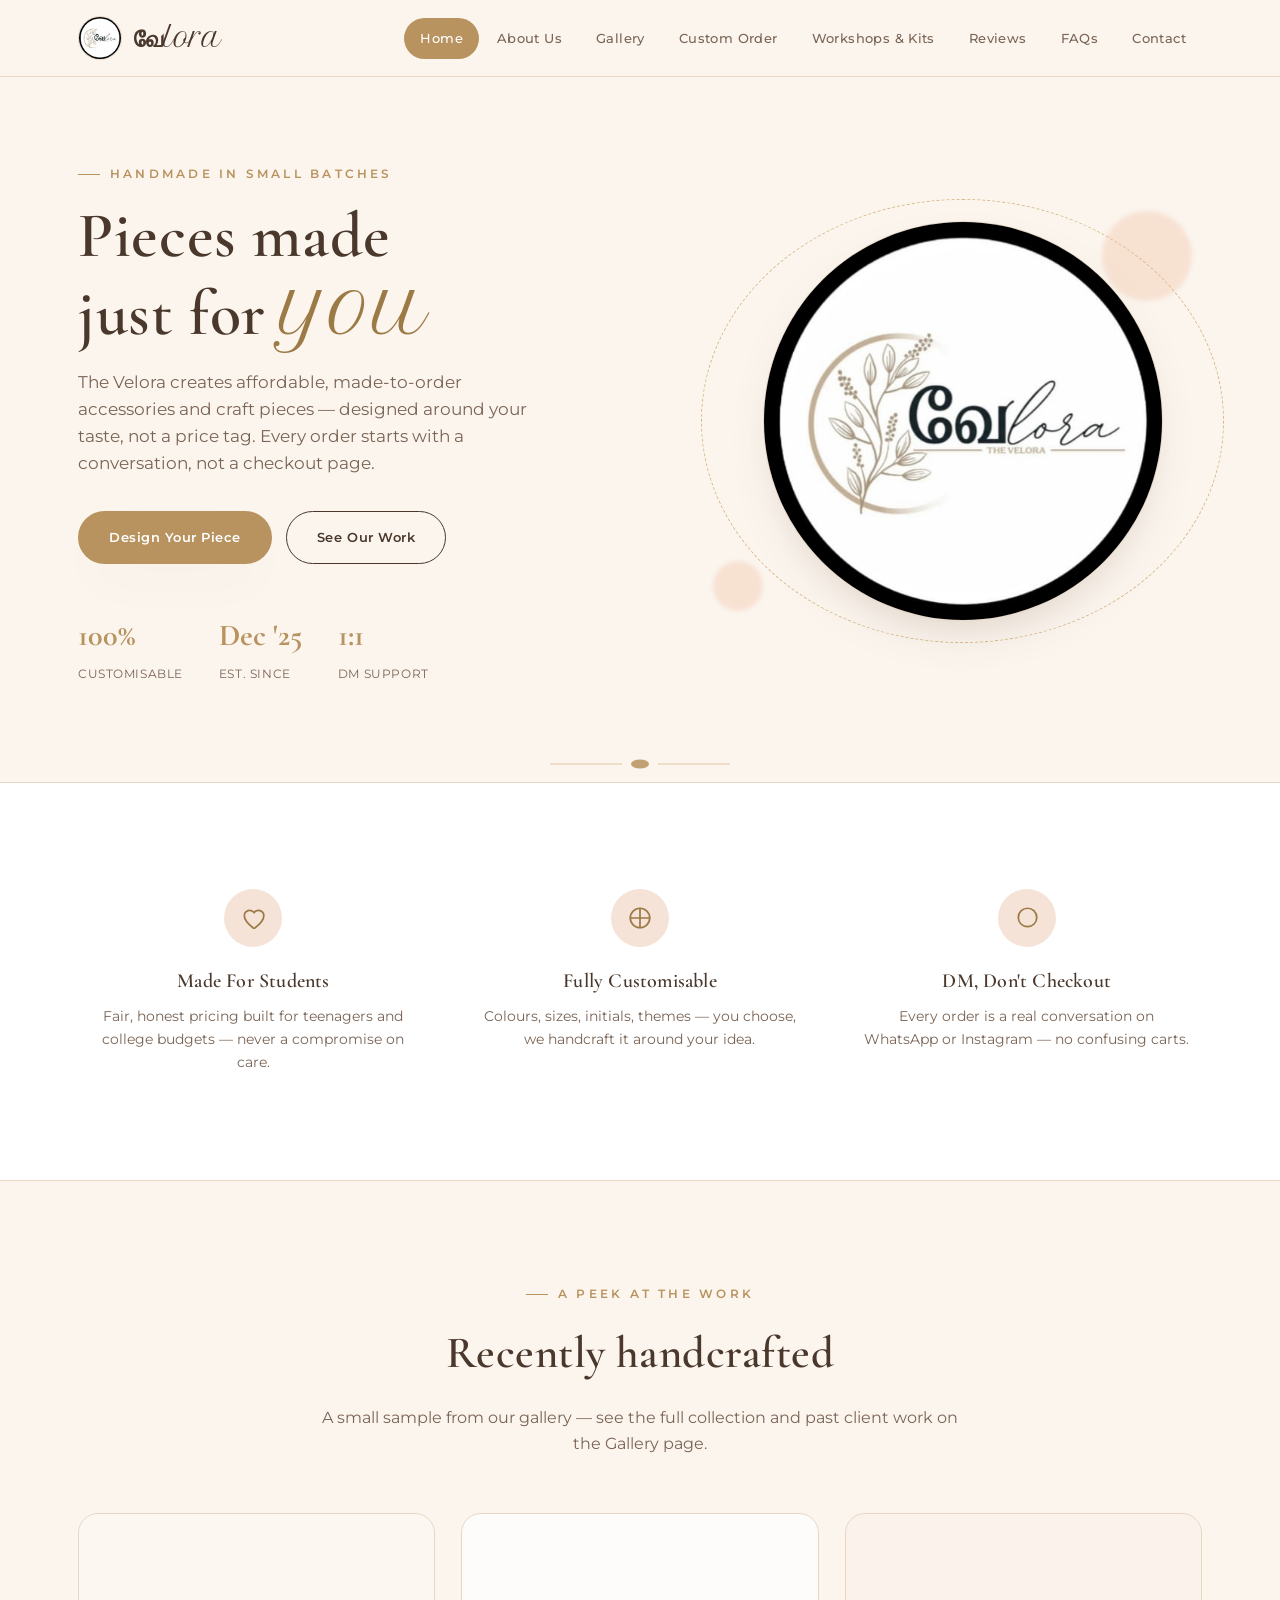
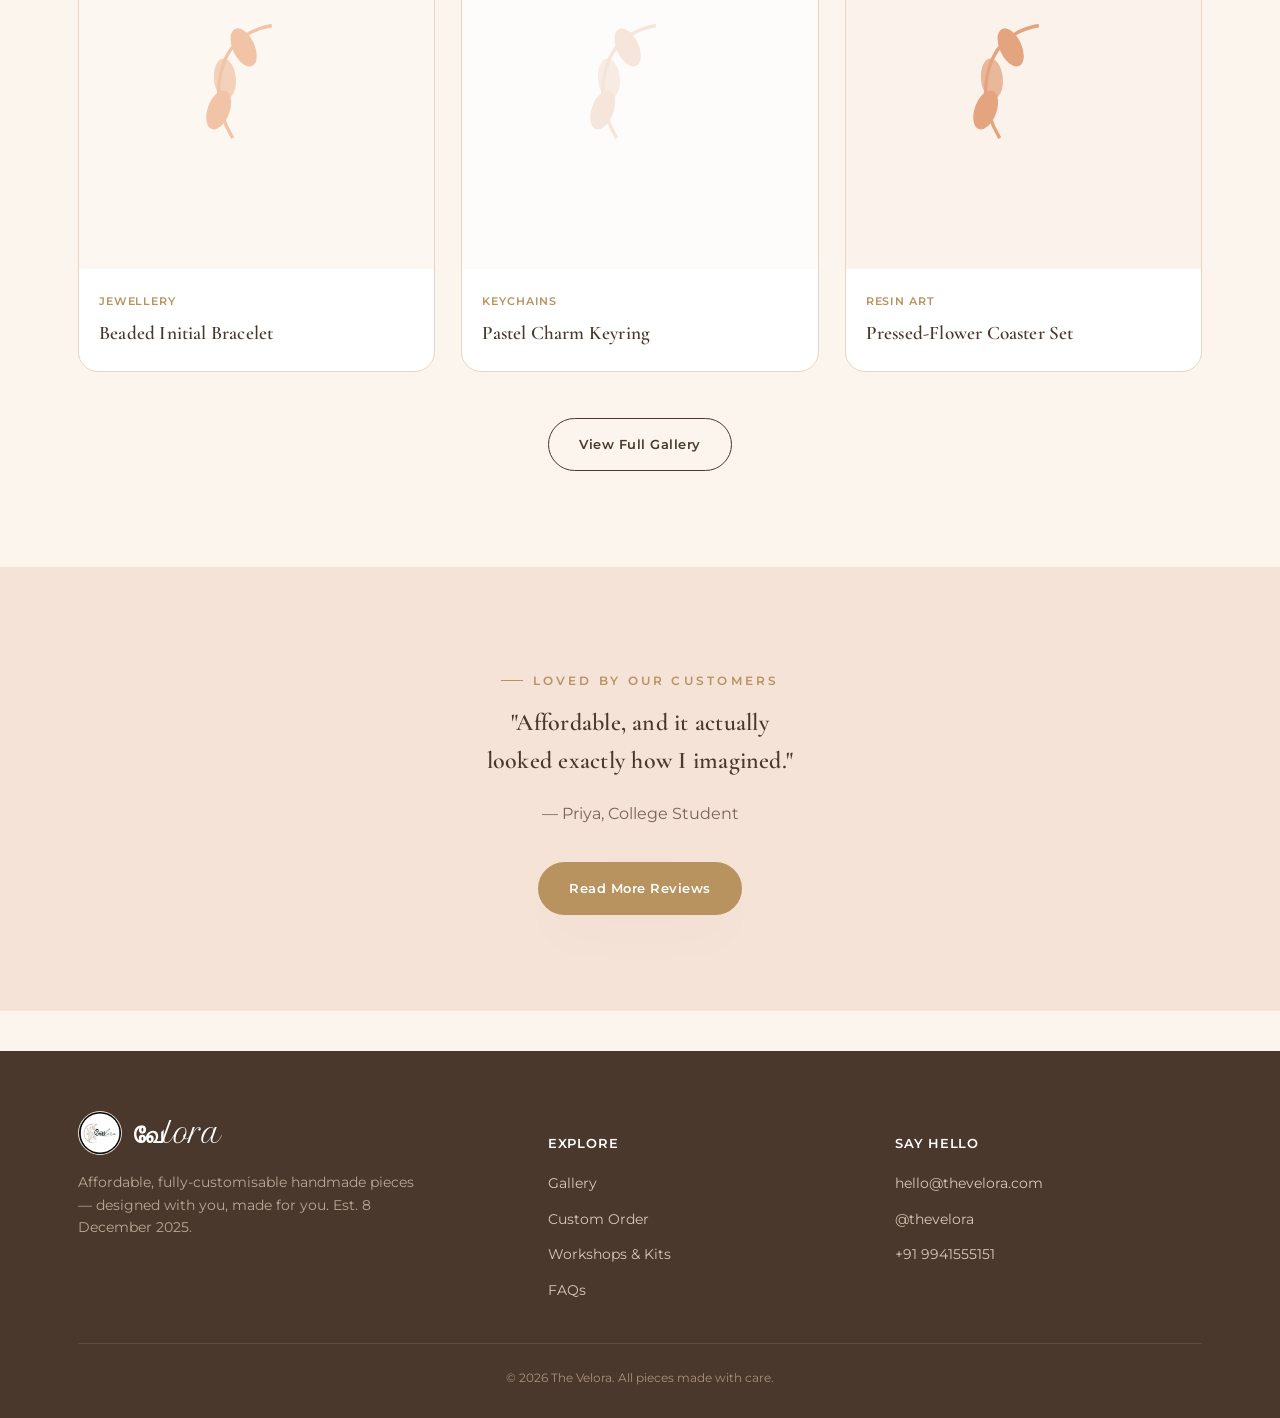
<file: index.html>
<!DOCTYPE html>
<html lang="en">
<head>
<meta charset="UTF-8">
<meta name="viewport" content="width=device-width, initial-scale=1.0">
<title>Home — The Velora</title>
<link rel="preconnect" href="https://fonts.googleapis.com">
<link rel="preconnect" href="https://fonts.gstatic.com" crossorigin>
<link href="https://fonts.googleapis.com/css2?family=Cormorant+Garamond:ital,wght@0,400;0,500;0,600;1,500&family=Montserrat:wght@300;400;500;600;700&family=Petit+Formal+Script&display=swap" rel="stylesheet">
<link rel="stylesheet" href="styles.css">

</head>
<body>
<header class="site-header">
  <div class="nav-inner">
    <a href="index.html" class="brand">
      <div class="brand-badge">
        <img src="./assets/logo.jpg" alt="Velora Logo">
  <path d="M30 75 Q20 55 28 35 Q34 20 50 15" stroke="#B8935F" stroke-width="2.2" fill="none"/>
  <ellipse cx="34" cy="30" rx="5" ry="9" fill="#B8935F" transform="rotate(-30 34 30)"/>
  <ellipse cx="26" cy="45" rx="5" ry="9" fill="#B8935F" transform="rotate(-10 26 45)"/>
  <ellipse cx="30" cy="60" rx="5" ry="9" fill="#B8935F" transform="rotate(20 30 60)"/>
</svg></div>
      <div class="brand-name">வே<span>lora</span></div>
    </a>
    <nav class="main-nav" id="mainNav">
      <a href="index.html" class="nav-link active">Home</a>
      <a href="about.html" class="nav-link">About Us</a>
      <a href="gallery.html" class="nav-link">Gallery</a>
      <a href="custom.html" class="nav-link">Custom Order</a>
      <a href="workshop.html" class="nav-link">Workshops & Kits</a>
      <a href="reviews.html" class="nav-link">Reviews</a>
      <a href="faq.html" class="nav-link">FAQs</a>
      <a href="contact.html" class="nav-link">Contact</a>
    </nav>
    <button class="menu-toggle" id="menuToggle" aria-label="Toggle menu">
      <svg viewBox="0 0 24 24" fill="none" stroke="#4A382C" stroke-width="2"><line x1="3" y1="6" x2="21" y2="6"/><line x1="3" y1="12" x2="21" y2="12"/><line x1="3" y1="18" x2="21" y2="18"/></svg>
    </button>
  </div>
</header>
<main>

<div class="hero">
  <div class="wrap hero-grid">
    <div>
      <span class="eyebrow">Handmade in small batches</span>
      <h1>Pieces made<br>just for <em>you</em></h1>
      <p class="lede">The Velora creates affordable, made-to-order accessories and craft pieces — designed around your taste, not a price tag. Every order starts with a conversation, not a checkout page.</p>
      <div class="hero-actions">
        <a href="custom.html" class="btn btn-primary">Design Your Piece</a>
        <a href="gallery.html" class="btn btn-ghost">See Our Work</a>
      </div>
      <div class="hero-stats">
        <div><strong>100%</strong><span>Customisable</span></div>
        <div><strong>Dec '25</strong><span>Est. since</span></div>
        <div><strong>1:1</strong><span>DM Support</span></div>
      </div>
    </div>
    <div class="hero-visual">
      <div class="hero-ring"></div>
      <div class="hero-badge">
        <img src="./assets/logo.jpg" alt="Velora Logo">
          <path d="M40 82 Q22 55 33 30 Q40 12 62 8" stroke="#B8935F" stroke-width="2" fill="none"/>
          <ellipse cx="45" cy="20" rx="6" ry="11" fill="#B8935F" transform="rotate(-25 45 20)"/>
          <ellipse cx="35" cy="38" rx="6" ry="11" fill="#E0B88A" transform="rotate(-8 35 38)"/>
          <ellipse cx="30" cy="56" rx="6" ry="11" fill="#B8935F" transform="rotate(15 30 56)"/>
          <ellipse cx="35" cy="72" rx="6" ry="11" fill="#E0B88A" transform="rotate(35 35 72)"/>
        </svg>
      </div>
      <div class="floaty" style="width:90px;height:90px; top:-10px; right:10px;"></div>
      <div class="floaty" style="width:50px;height:50px; bottom:10px; left:-10px;"></div>
    </div>
  </div>
</div>

<div class="branch-divider">
  <svg viewBox="0 0 200 40" fill="none" xmlns="http://www.w3.org/2000/svg">
    <line x1="0" y1="20" x2="80" y2="20" stroke="#D8B98A" stroke-width="1"/>
    <line x1="120" y1="20" x2="200" y2="20" stroke="#D8B98A" stroke-width="1"/>
    <ellipse cx="100" cy="20" rx="10" ry="5" fill="#B8935F"/>
  </svg>
</div>

<section class="feature-strip">
  <div class="wrap feature-grid">
    <div class="feature-card">
      <div class="feature-icon"><svg viewBox="0 0 24 24" fill="none" stroke-width="1.6"><path d="M12 21c-4-3-8-6.5-8-11a5 5 0 0 1 9-3 5 5 0 0 1 9 3c0 4.5-4 8-8 11 -0.7 0.5 -1.3 0.5-2 0z"/></svg></div>
      <h4>Made For Students</h4>
      <p>Fair, honest pricing built for teenagers and college budgets — never a compromise on care.</p>
    </div>
    <div class="feature-card">
      <div class="feature-icon"><svg viewBox="0 0 24 24" fill="none" stroke-width="1.6"><path d="M12 3v18M3 12h18"/><circle cx="12" cy="12" r="9"/></svg></div>
      <h4>Fully Customisable</h4>
      <p>Colours, sizes, initials, themes — you choose, we handcraft it around your idea.</p>
    </div>
    <div class="feature-card">
      <div class="feature-icon"><svg viewBox="0 0 24 24" fill="none" stroke-width="1.6"><path d="M21 11.5a8.38 8.38 0 0 1-8.5 8.5A8.38 8.38 0 0 1 4 11.5 8.5 8.5 0 0 1 12.5 3 8.5 8.5 0 0 1 21 11.5z"/></svg></div>
      <h4>DM, Don't Checkout</h4>
      <p>Every order is a real conversation on WhatsApp or Instagram — no confusing carts.</p>
    </div>
  </div>
</section>

<section>
  <div class="wrap">
    <div class="section-head">
      <span class="eyebrow">A peek at the work</span>
      <h2>Recently handcrafted</h2>
      <p>A small sample from our gallery — see the full collection and past client work on the Gallery page.</p>
    </div>
    <div class="gallery-grid" id="homePreview"></div>
    <div class="gallery-more">
      <a href="gallery.html" class="btn btn-ghost">View Full Gallery</a>
    </div>
  </div>
</section>

<section style="background:var(--blush);">
  <div class="wrap" style="text-align:center;">
    <span class="eyebrow" style="justify-content:center;">Loved by our customers</span>
    <h2 style="margin-top:14px;">"Affordable, and it actually<br>looked exactly how I imagined."</h2>
    <p style="margin-top:20px; color:var(--ink-soft);">— Priya, College Student</p>
    <div style="margin-top:36px;">
      <a href="reviews.html" class="btn btn-primary">Read More Reviews</a>
    </div>
  </div>
</section>

</main>
<footer>
  <div class="wrap">
    <div class="footer-grid">
      <div>
        <div class="footer-brand">
          <div class="brand-badge"><img src="./assets/logo.jpg" alt="Velora Logo">
  <path d="M30 75 Q20 55 28 35 Q34 20 50 15" stroke="#B8935F" stroke-width="2.2" fill="none"/>
  <ellipse cx="34" cy="30" rx="5" ry="9" fill="#B8935F" transform="rotate(-30 34 30)"/>
  <ellipse cx="26" cy="45" rx="5" ry="9" fill="#B8935F" transform="rotate(-10 26 45)"/>
  <ellipse cx="30" cy="60" rx="5" ry="9" fill="#B8935F" transform="rotate(20 30 60)"/>
</svg></div>
          <div class="brand-name" style="color:var(--white);">வே<span>lora</span></div>
        </div>
        <p class="desc">Affordable, fully-customisable handmade pieces — designed with you, made for you. Est. 8 December 2025.</p>
      </div>
      <div>
        <h5>Explore</h5>
        <ul>
          <li><a href="gallery.html">Gallery</a></li>
          <li><a href="custom.html">Custom Order</a></li>
          <li><a href="workshop.html">Workshops &amp; Kits</a></li>
          <li><a href="faq.html">FAQs</a></li>
        </ul>
      </div>
      <div>
        <h5>Say hello</h5>
        <ul>
          <li><a href="mailto:hello@thevelora.com">hello@thevelora.com</a></li>
          <li><a href="https://www.instagram.com/thevelora11.11/" target="_blank" rel="noopener">@thevelora</a></li>
          <li><a href="tel:+910000000000">+91 9941555151</a></li>
        </ul>
      </div>
    </div>
    <div class="footer-bottom">© 2026 The Velora. All pieces made with care.</div>
  </div>
</footer>
<script src="script.js"></script>
<script>

function leafSVG(color){
  return `<svg viewBox="0 0 100 100" fill="none"><path d="M35 80 Q20 55 30 30 Q38 12 60 8" stroke="${color}" stroke-width="2.2" fill="none"/>
  <ellipse cx="42" cy="22" rx="7" ry="13" fill="${color}" transform="rotate(-25 42 22)"/>
  <ellipse cx="30" cy="42" rx="7" ry="13" fill="${color}" transform="rotate(-5 30 42)" opacity="0.75"/>
  <ellipse cx="26" cy="62" rx="7" ry="13" fill="${color}" transform="rotate(20 26 62)"/>
  </svg>`;
}


const galleryItems = [
  {cat:'Jewellery', tag:'Jewellery', title:'Beaded Initial Bracelet', color:'#F0BFA0'},
  {cat:'Keychains', tag:'Keychains', title:'Pastel Charm Keyring', color:'#F5E3D8'},
  {cat:'Resin', tag:'Resin Art', title:'Pressed-Flower Coaster Set', color:'#E29C74'},
  {cat:'Jewellery', tag:'Jewellery', title:'Layered Chain Necklace', color:'#D8B98A'},
  {cat:'Gifts', tag:'Personalised Gift', title:'Custom Name Tag', color:'#F0BFA0'},
  {cat:'Resin', tag:'Resin Art', title:'Ocean Wave Bookmark', color:'#F5E3D8'},
  {cat:'Keychains', tag:'Keychains', title:'Mini Bow Keychain', color:'#E29C74'},
  {cat:'Jewellery', tag:'Jewellery', title:'Birthstone Ring', color:'#D8B98A'},
  {cat:'Gifts', tag:'Personalised Gift', title:'Photo Charm Set', color:'#F0BFA0'},
];


function cardHTML(item){
  return `<div class="gallery-card" data-cat="${item.cat}">
    <div class="gallery-media" style="background:${item.color}22;">${leafSVG(item.color)}</div>
    <div class="info"><span class="tag">${item.tag}</span><h4>${item.title}</h4></div>
  </div>`;
}

document.getElementById('homePreview').innerHTML = galleryItems.slice(0,3).map(cardHTML).join('');
</script>
</body>
</html>
</file>
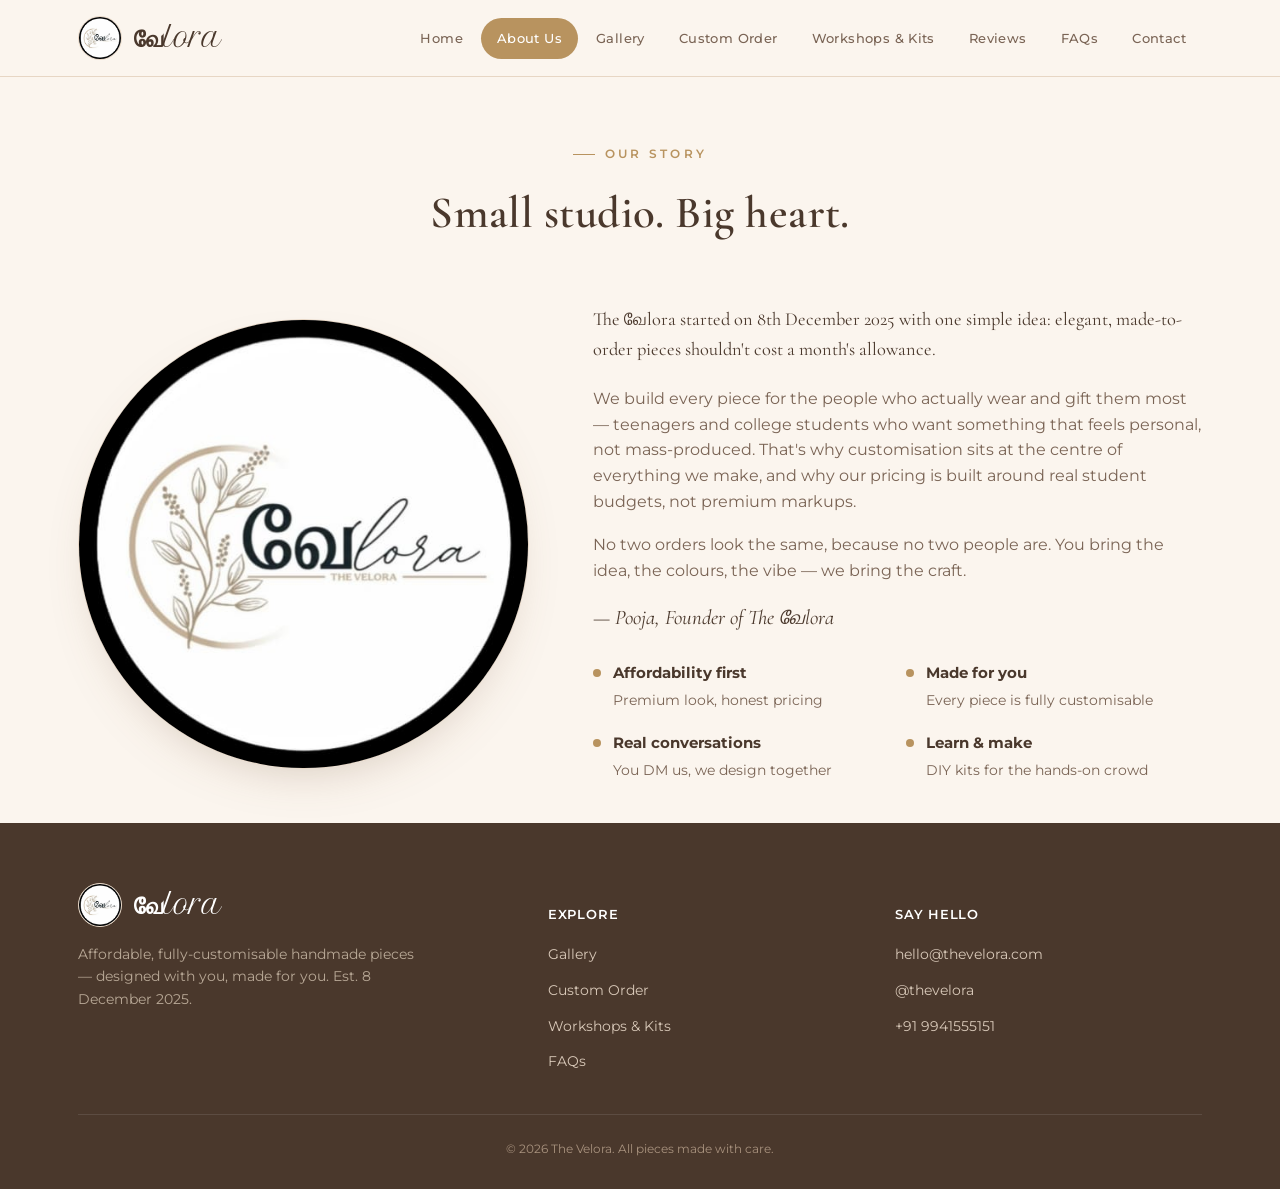
<file: about.html>
<!DOCTYPE html>
<html lang="en">
<head>
<meta charset="UTF-8">
<meta name="viewport" content="width=device-width, initial-scale=1.0">
<title>About Us — The Velora</title>
<link rel="preconnect" href="https://fonts.googleapis.com">
<link rel="preconnect" href="https://fonts.gstatic.com" crossorigin>
<link href="https://fonts.googleapis.com/css2?family=Cormorant+Garamond:ital,wght@0,400;0,500;0,600;1,500&family=Montserrat:wght@300;400;500;600;700&family=Petit+Formal+Script&display=swap" rel="stylesheet">
<link rel="stylesheet" href="styles.css">

</head>
<body>
<header class="site-header">
  <div class="nav-inner">
    <a href="index.html" class="brand">
      <div class="brand-badge">
        <img src="./assets/logo.jpg" alt="Velora Logo">
      </div>
      <div class="brand-name">வே<span>lora</span></div>
    </a>
    <nav class="main-nav" id="mainNav">
      <a href="index.html" class="nav-link">Home</a>
      <a href="about.html" class="nav-link active">About Us</a>
      <a href="gallery.html" class="nav-link">Gallery</a>
      <a href="custom.html" class="nav-link">Custom Order</a>
      <a href="workshop.html" class="nav-link">Workshops & Kits</a>
      <a href="reviews.html" class="nav-link">Reviews</a>
      <a href="faq.html" class="nav-link">FAQs</a>
      <a href="contact.html" class="nav-link">Contact</a>
    </nav>
    <button class="menu-toggle" id="menuToggle" aria-label="Toggle menu">
      <svg viewBox="0 0 24 24" fill="none" stroke="#4A382C" stroke-width="2"><line x1="3" y1="6" x2="21" y2="6"/><line x1="3" y1="12" x2="21" y2="12"/><line x1="3" y1="18" x2="21" y2="18"/></svg>
    </button>
  </div>
</header>
<main>

<div class="wrap" style="padding-top:60px;">
  <div class="section-head">
    <span class="eyebrow">Our story</span>
    <h2>Small studio. Big heart.</h2>
  </div>
  <div class="about-grid">
    
    <div class="about-visual" style="border-radius: 50%; aspect-ratio: 1/1; padding: 0; overflow: hidden; border: 1px solid var(--line); box-shadow: var(--shadow); background: var(--white);">
      <img src="./assets/logo.jpg" alt="Velora Logo" style="width: 100%; height: 100%; object-fit: cover; transform: scale(1.4);">
    </div>

    <div class="about-copy">
      <p class="lede">The வேlora started on 8th December 2025 with one simple idea: elegant, made-to-order pieces shouldn't cost a month's allowance.</p>
      <p>We build every piece for the people who actually wear and gift them most — teenagers and college students who want something that feels personal, not mass-produced. That's why customisation sits at the centre of everything we make, and why our pricing is built around real student budgets, not premium markups.</p>
      <p>No two orders look the same, because no two people are. You bring the idea, the colours, the vibe — we bring the craft.</p>
      
      <p style="margin-top: 18px; font-family: 'Cormorant Garamond', serif; font-size: 1.3rem; color: var(--ink);">
        <em>— Pooja, Founder of The வேlora</em>
      </p>

      <div class="value-list">
        <div class="value-item"><span class="value-dot"></span><div><strong>Affordability first</strong><span>Premium look, honest pricing</span></div></div>
        <div class="value-item"><span class="value-dot"></span><div><strong>Made for you</strong><span>Every piece is fully customisable</span></div></div>
        <div class="value-item"><span class="value-dot"></span><div><strong>Real conversations</strong><span>You DM us, we design together</span></div></div>
        <div class="value-item"><span class="value-dot"></span><div><strong>Learn & make</strong><span>DIY kits for the hands-on crowd</span></div></div>
      </div>
    </div>

</main>
<footer>
  <div class="wrap">
    <div class="footer-grid">
      <div>
        <div class="footer-brand">
          <div class="brand-badge">
            <img src="./assets/logo.jpg" alt="Velora Logo">
          </div>
          <div class="brand-name" style="color:var(--white);">வே<span>lora</span></div>
        </div>
        <p class="desc">Affordable, fully-customisable handmade pieces — designed with you, made for you. Est. 8 December 2025.</p>
      </div>
      <div>
        <h5>Explore</h5>
        <ul>
          <li><a href="gallery.html">Gallery</a></li>
          <li><a href="custom.html">Custom Order</a></li>
          <li><a href="workshop.html">Workshops &amp; Kits</a></li>
          <li><a href="faq.html">FAQs</a></li>
        </ul>
      </div>
      <div>
        <h5>Say hello</h5>
        <ul>
          <li><a href="mailto:hello@thevelora.com">hello@thevelora.com</a></li>
          <li><a href="https://www.instagram.com/thevelora11.11/" target="_blank" rel="noopener">@thevelora</a></li>
          <li><a href="tel:+910000000000">+91 9941555151</a></li>
        </ul>
      </div>
    </div>
    <div class="footer-bottom">© 2026 The Velora. All pieces made with care.</div>
  </div>
</footer>
<script src="script.js"></script>

</body>
</html>
</file>
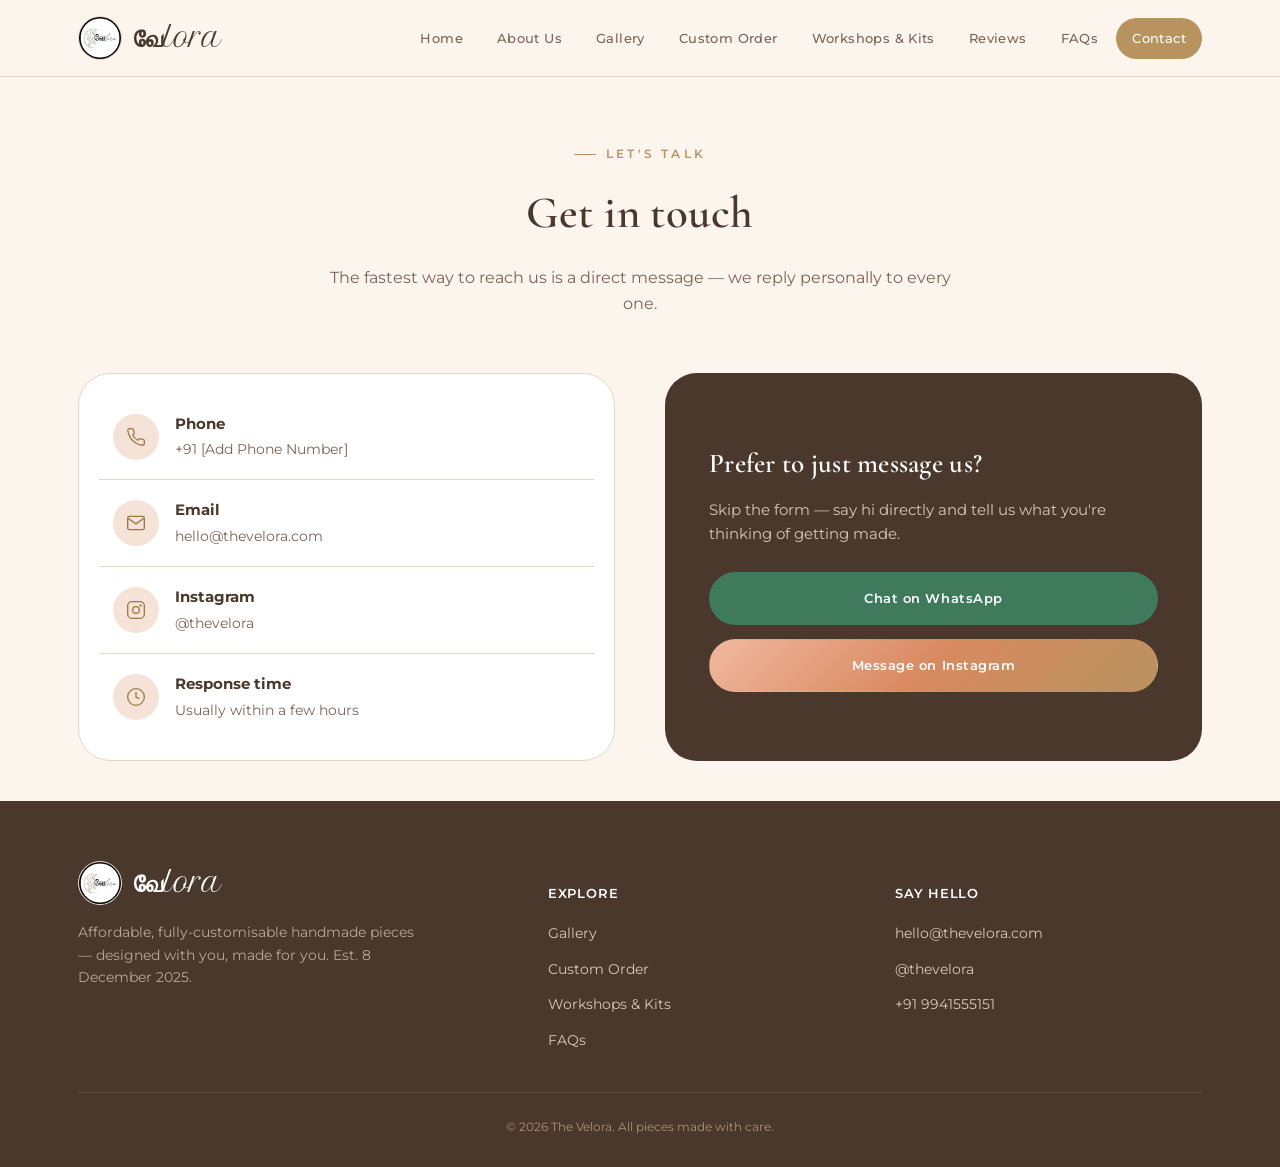
<file: contact.html>
<!DOCTYPE html>
<html lang="en">
<head>
<meta charset="UTF-8">
<meta name="viewport" content="width=device-width, initial-scale=1.0">
<title>Contact — The Velora</title>
<link rel="preconnect" href="https://fonts.googleapis.com">
<link rel="preconnect" href="https://fonts.gstatic.com" crossorigin>
<link href="https://fonts.googleapis.com/css2?family=Cormorant+Garamond:ital,wght@0,400;0,500;0,600;1,500&family=Montserrat:wght@300;400;500;600;700&family=Petit+Formal+Script&display=swap" rel="stylesheet">
<link rel="stylesheet" href="styles.css">

</head>
<body>
<header class="site-header">
  <div class="nav-inner">
    <a href="index.html" class="brand">
      <div class="brand-badge"><img src="./assets/logo.jpg" alt="Velora Logo">
  <path d="M30 75 Q20 55 28 35 Q34 20 50 15" stroke="#B8935F" stroke-width="2.2" fill="none"/>
  <ellipse cx="34" cy="30" rx="5" ry="9" fill="#B8935F" transform="rotate(-30 34 30)"/>
  <ellipse cx="26" cy="45" rx="5" ry="9" fill="#B8935F" transform="rotate(-10 26 45)"/>
  <ellipse cx="30" cy="60" rx="5" ry="9" fill="#B8935F" transform="rotate(20 30 60)"/>
</svg></div>
      <div class="brand-name">வே<span>lora</span></div>
    </a>
    <nav class="main-nav" id="mainNav">
      <a href="index.html" class="nav-link">Home</a>
      <a href="about.html" class="nav-link">About Us</a>
      <a href="gallery.html" class="nav-link">Gallery</a>
      <a href="custom.html" class="nav-link">Custom Order</a>
      <a href="workshop.html" class="nav-link">Workshops & Kits</a>
      <a href="reviews.html" class="nav-link">Reviews</a>
      <a href="faq.html" class="nav-link">FAQs</a>
      <a href="contact.html" class="nav-link active">Contact</a>
    </nav>
    <button class="menu-toggle" id="menuToggle" aria-label="Toggle menu">
      <svg viewBox="0 0 24 24" fill="none" stroke="#4A382C" stroke-width="2"><line x1="3" y1="6" x2="21" y2="6"/><line x1="3" y1="12" x2="21" y2="12"/><line x1="3" y1="18" x2="21" y2="18"/></svg>
    </button>
  </div>
</header>
<main>

<div class="wrap" style="padding-top:60px;">
  <div class="section-head">
    <span class="eyebrow">Let's talk</span>
    <h2>Get in touch</h2>
    <p>The fastest way to reach us is a direct message — we reply personally to every one.</p>
  </div>
  <div class="contact-grid">
    <div class="contact-card">
      <div class="contact-item">
        <div class="contact-icon"><svg viewBox="0 0 24 24" fill="none" stroke="#9C7A45" stroke-width="1.6"><path d="M22 16.92v3a2 2 0 0 1-2.18 2 19.79 19.79 0 0 1-8.63-3.07 19.5 19.5 0 0 1-6-6 19.79 19.79 0 0 1-3.07-8.67A2 2 0 0 1 4.11 2h3a2 2 0 0 1 2 1.72c.12.9.35 1.78.68 2.61a2 2 0 0 1-.45 2.11L8.09 9.91a16 16 0 0 0 6 6l1.47-1.27a2 2 0 0 1 2.11-.45c.83.33 1.71.56 2.61.68A2 2 0 0 1 22 16.92z"/></svg></div>
        <div><strong>Phone</strong><a class="val" href="tel:+910000000000">+91 [Add Phone Number]</a></div>
      </div>
      <div class="contact-item">
        <div class="contact-icon"><svg viewBox="0 0 24 24" fill="none" stroke="#9C7A45" stroke-width="1.6"><rect x="2" y="4" width="20" height="16" rx="2"/><path d="m22 6-10 7L2 6"/></svg></div>
        <div><strong>Email</strong><a class="val" href="mailto:hello@thevelora.com">hello@thevelora.com</a></div>
      </div>
      <div class="contact-item">
        <div class="contact-icon"><svg viewBox="0 0 24 24" fill="none" stroke="#9C7A45" stroke-width="1.6"><rect x="2" y="2" width="20" height="20" rx="5"/><circle cx="12" cy="12" r="4"/><circle cx="17.5" cy="6.5" r="0.6" fill="#9C7A45"/></svg></div>
        <div><strong>Instagram</strong><a class="val" href="https://instagram.com/thevelora" target="_blank" rel="noopener">@thevelora</a></div>
      </div>
      <div class="contact-item">
        <div class="contact-icon"><svg viewBox="0 0 24 24" fill="none" stroke="#9C7A45" stroke-width="1.6"><circle cx="12" cy="12" r="10"/><path d="M12 6v6l4 2"/></svg></div>
        <div><strong>Response time</strong><span>Usually within a few hours</span></div>
      </div>
    </div>
    <div class="dm-panel">
      <h3>Prefer to just message us?</h3>
      <p>Skip the form — say hi directly and tell us what you're thinking of getting made.</p>
      <div class="dm-actions">
        <a href="https://wa.me/910000000000?text=Hi%20Velora!%20I'd%20love%20to%20know%20more%20about%20getting%20a%20custom%20piece%20made." target="_blank" rel="noopener" class="btn btn-whatsapp btn-block">Chat on WhatsApp</a>
        <a href="https://www.instagram.com/thevelora11.11/" target="_blank" rel="noopener" class="btn btn-insta btn-block">Message on Instagram</a>
      </div>
    </div>
  </div>
</div>

</main>
<footer>
  <div class="wrap">
    <div class="footer-grid">
      <div>
        <div class="footer-brand">
          <div class="brand-badge"><img src="./assets/logo.jpg" alt="Velora Logo">
  <path d="M30 75 Q20 55 28 35 Q34 20 50 15" stroke="#B8935F" stroke-width="2.2" fill="none"/>
  <ellipse cx="34" cy="30" rx="5" ry="9" fill="#B8935F" transform="rotate(-30 34 30)"/>
  <ellipse cx="26" cy="45" rx="5" ry="9" fill="#B8935F" transform="rotate(-10 26 45)"/>
  <ellipse cx="30" cy="60" rx="5" ry="9" fill="#B8935F" transform="rotate(20 30 60)"/>
</svg></div>
          <div class="brand-name" style="color:var(--white);">வே<span>lora</span></div>
        </div>
        <p class="desc">Affordable, fully-customisable handmade pieces — designed with you, made for you. Est. 8 December 2025.</p>
      </div>
      <div>
        <h5>Explore</h5>
        <ul>
          <li><a href="gallery.html">Gallery</a></li>
          <li><a href="custom.html">Custom Order</a></li>
          <li><a href="workshop.html">Workshops &amp; Kits</a></li>
          <li><a href="faq.html">FAQs</a></li>
        </ul>
      </div>
      <div>
        <h5>Say hello</h5>
        <ul>
          <li><a href="mailto:hello@thevelora.com">hello@thevelora.com</a></li>
          <li><a href="https://www.instagram.com/thevelora11.11/" target="_blank" rel="noopener">@thevelora</a></li>
          <li><a href="tel:+910000000000">+91 9941555151</a></li>
        </ul>
      </div>
    </div>
    <div class="footer-bottom">© 2026 The Velora. All pieces made with care.</div>
  </div>
</footer>
<script src="script.js"></script>

</body>
</html>
</file>
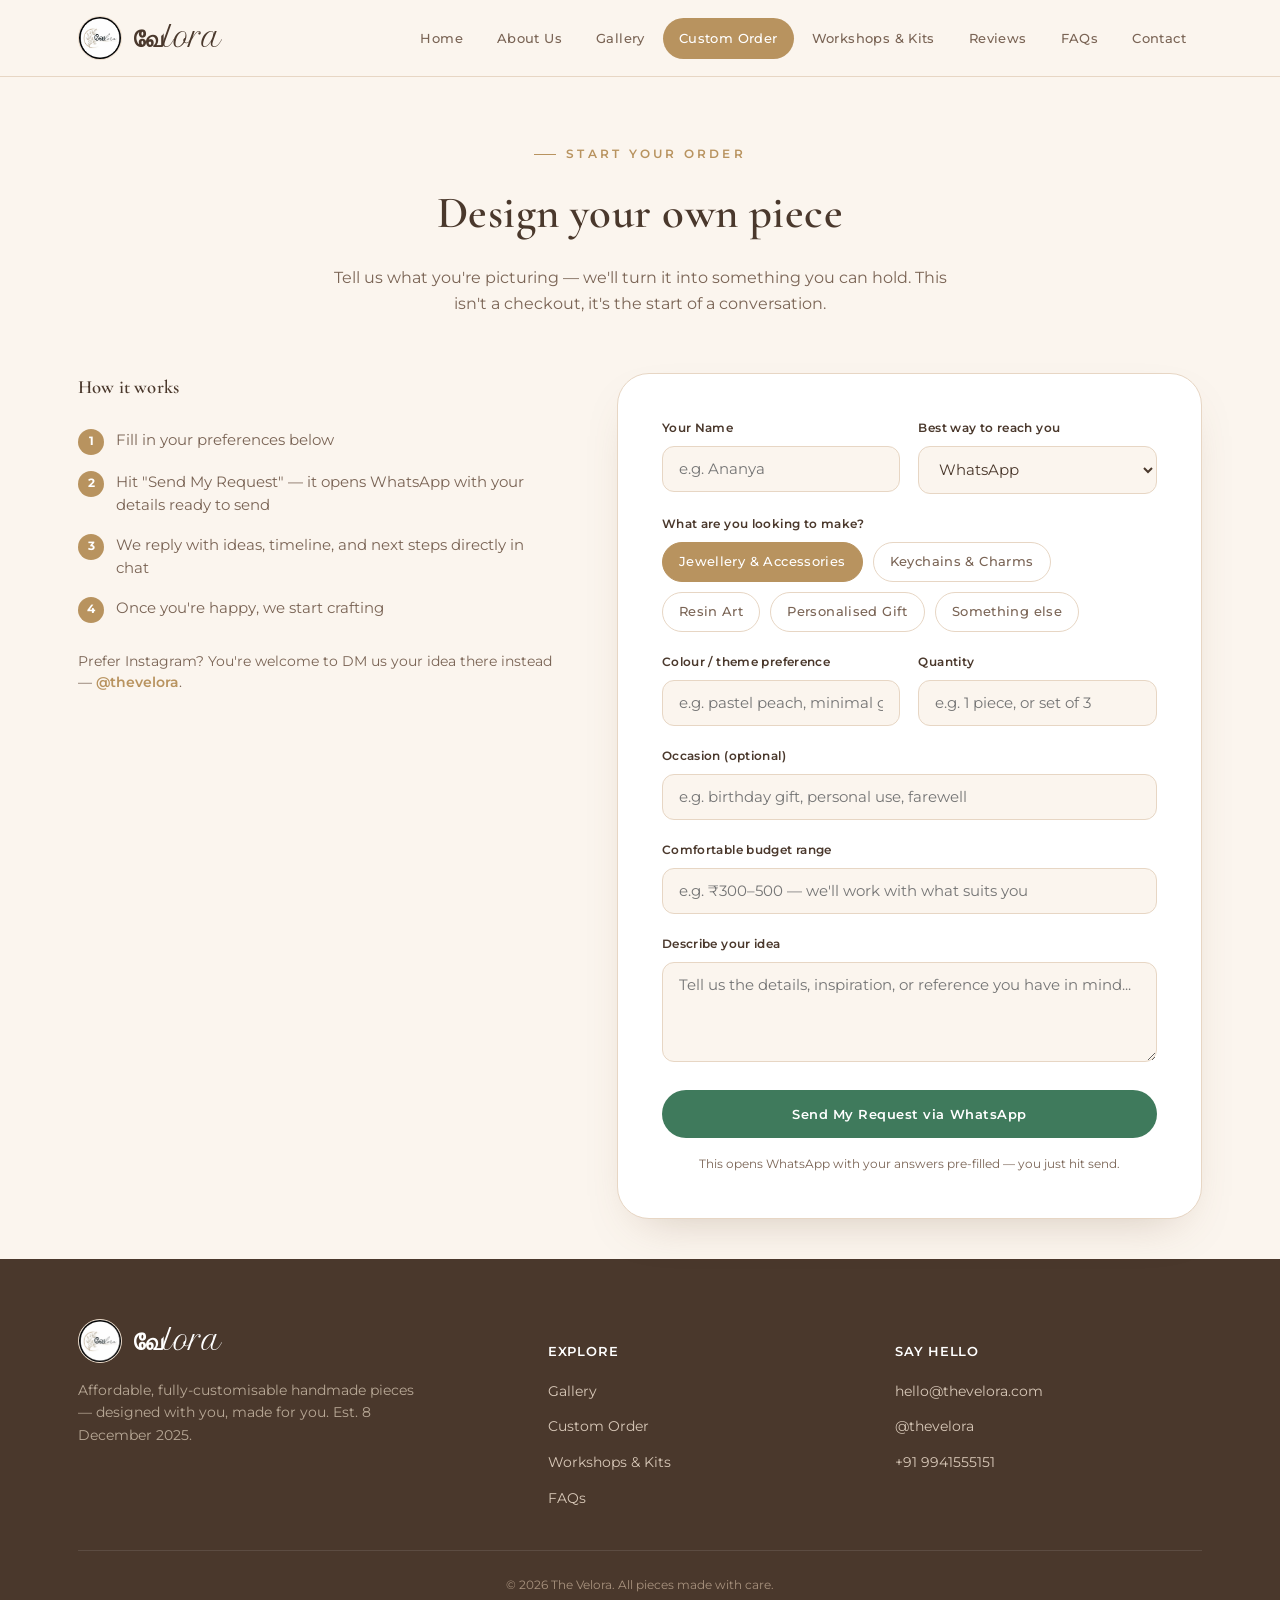
<file: custom.html>
<!DOCTYPE html>
<html lang="en">
<head>
<meta charset="UTF-8">
<meta name="viewport" content="width=device-width, initial-scale=1.0">
<title>Custom Order — The Velora</title>
<link rel="preconnect" href="https://fonts.googleapis.com">
<link rel="preconnect" href="https://fonts.gstatic.com" crossorigin>
<link href="https://fonts.googleapis.com/css2?family=Cormorant+Garamond:ital,wght@0,400;0,500;0,600;1,500&family=Montserrat:wght@300;400;500;600;700&family=Petit+Formal+Script&display=swap" rel="stylesheet">
<link rel="stylesheet" href="styles.css">

</head>
<body>
<header class="site-header">
  <div class="nav-inner">
    <a href="index.html" class="brand">
      <div class="brand-badge"><img src="./assets/logo.jpg" alt="Velora Logo">
  <path d="M30 75 Q20 55 28 35 Q34 20 50 15" stroke="#B8935F" stroke-width="2.2" fill="none"/>
  <ellipse cx="34" cy="30" rx="5" ry="9" fill="#B8935F" transform="rotate(-30 34 30)"/>
  <ellipse cx="26" cy="45" rx="5" ry="9" fill="#B8935F" transform="rotate(-10 26 45)"/>
  <ellipse cx="30" cy="60" rx="5" ry="9" fill="#B8935F" transform="rotate(20 30 60)"/>
</svg></div>
      <div class="brand-name">வே<span>lora</span></div>
    </a>
    <nav class="main-nav" id="mainNav">
      <a href="index.html" class="nav-link">Home</a>
      <a href="about.html" class="nav-link">About Us</a>
      <a href="gallery.html" class="nav-link">Gallery</a>
      <a href="custom.html" class="nav-link active">Custom Order</a>
      <a href="workshop.html" class="nav-link">Workshops & Kits</a>
      <a href="reviews.html" class="nav-link">Reviews</a>
      <a href="faq.html" class="nav-link">FAQs</a>
      <a href="contact.html" class="nav-link">Contact</a>
    </nav>
    <button class="menu-toggle" id="menuToggle" aria-label="Toggle menu">
      <svg viewBox="0 0 24 24" fill="none" stroke="#4A382C" stroke-width="2"><line x1="3" y1="6" x2="21" y2="6"/><line x1="3" y1="12" x2="21" y2="12"/><line x1="3" y1="18" x2="21" y2="18"/></svg>
    </button>
  </div>
</header>
<main>

<div class="wrap" style="padding-top:60px;">
  <div class="section-head">
    <span class="eyebrow">Start your order</span>
    <h2>Design your own piece</h2>
    <p>Tell us what you're picturing — we'll turn it into something you can hold. This isn't a checkout, it's the start of a conversation.</p>
  </div>
  <div class="custom-wrap">
    <div class="custom-info">
      <h3>How it works</h3>
      <ul>
        <li><span class="step-num">1</span> Fill in your preferences below</li>
        <li><span class="step-num">2</span> Hit "Send My Request" — it opens WhatsApp with your details ready to send</li>
        <li><span class="step-num">3</span> We reply with ideas, timeline, and next steps directly in chat</li>
        <li><span class="step-num">4</span> Once you're happy, we start crafting</li>
      </ul>
      <p style="margin-top:28px; font-size:0.85rem; color:var(--ink-soft);">Prefer Instagram? You're welcome to DM us your idea there instead — <a href="https://instagram.com/thevelora" target="_blank" rel="noopener" style="color:var(--gold); font-weight:600;">@thevelora</a>.</p>
    </div>
    <div class="form-card">
      <form id="customForm">
        <div class="form-row">
          <div class="field">
            <label for="cName">Your Name</label>
            <input type="text" id="cName" placeholder="e.g. Ananya" required>
          </div>
          <div class="field">
            <label for="cContact">Best way to reach you</label>
            <select id="cContact">
              <option>WhatsApp</option>
              <option>Instagram DM</option>
              <option>Email</option>
            </select>
          </div>
        </div>

        <div class="field">
          <label>What are you looking to make?</label>
          <div class="chip-select" id="productType">
            <input type="radio" name="ptype" id="pt1" value="Jewellery / Accessories" checked><label for="pt1">Jewellery &amp; Accessories</label>
            <input type="radio" name="ptype" id="pt2" value="Keychains & Charms"><label for="pt2">Keychains &amp; Charms</label>
            <input type="radio" name="ptype" id="pt3" value="Resin Art"><label for="pt3">Resin Art</label>
            <input type="radio" name="ptype" id="pt4" value="Personalised Gift"><label for="pt4">Personalised Gift</label>
            <input type="radio" name="ptype" id="pt5" value="Something else"><label for="pt5">Something else</label>
          </div>
        </div>

        <div class="form-row">
          <div class="field">
            <label for="cColor">Colour / theme preference</label>
            <input type="text" id="cColor" placeholder="e.g. pastel peach, minimal gold">
          </div>
          <div class="field">
            <label for="cQty">Quantity</label>
            <input type="text" id="cQty" placeholder="e.g. 1 piece, or set of 3">
          </div>
        </div>

        <div class="field">
          <label for="cOccasion">Occasion (optional)</label>
          <input type="text" id="cOccasion" placeholder="e.g. birthday gift, personal use, farewell">
        </div>

        <div class="field">
          <label for="cBudget">Comfortable budget range</label>
          <input type="text" id="cBudget" placeholder="e.g. ₹300–500 — we'll work with what suits you">
        </div>

        <div class="field">
          <label for="cNotes">Describe your idea</label>
          <textarea id="cNotes" placeholder="Tell us the details, inspiration, or reference you have in mind..."></textarea>
        </div>

        <button type="submit" class="btn btn-whatsapp btn-block">Send My Request via WhatsApp</button>
        <p class="form-note">This opens WhatsApp with your answers pre-filled — you just hit send.</p>
      </form>
    </div>
  </div>
</div>

</main>
<footer>
  <div class="wrap">
    <div class="footer-grid">
      <div>
        <div class="footer-brand">
          <div class="brand-badge"><img src="./assets/logo.jpg" alt="Velora Logo">
  <path d="M30 75 Q20 55 28 35 Q34 20 50 15" stroke="#B8935F" stroke-width="2.2" fill="none"/>
  <ellipse cx="34" cy="30" rx="5" ry="9" fill="#B8935F" transform="rotate(-30 34 30)"/>
  <ellipse cx="26" cy="45" rx="5" ry="9" fill="#B8935F" transform="rotate(-10 26 45)"/>
  <ellipse cx="30" cy="60" rx="5" ry="9" fill="#B8935F" transform="rotate(20 30 60)"/>
</svg></div>
          <div class="brand-name" style="color:var(--white);">வே<span>lora</span></div>
        </div>
        <p class="desc">Affordable, fully-customisable handmade pieces — designed with you, made for you. Est. 8 December 2025.</p>
      </div>
      <div>
        <h5>Explore</h5>
        <ul>
          <li><a href="gallery.html">Gallery</a></li>
          <li><a href="custom.html">Custom Order</a></li>
          <li><a href="workshop.html">Workshops &amp; Kits</a></li>
          <li><a href="faq.html">FAQs</a></li>
        </ul>
      </div>
      <div>
        <h5>Say hello</h5>
        <ul>
          <li><a href="mailto:hello@thevelora.com">hello@thevelora.com</a></li>
          <li><a href="https://www.instagram.com/thevelora11.11/" target="_blank" rel="noopener">@thevelora</a></li>
          <li><a href="tel:+910000000000">+91 9941555151</a></li>
        </ul>
      </div>
    </div>
    <div class="footer-bottom">© 2026 The Velora. All pieces made with care.</div>
  </div>
</footer>
<script src="script.js"></script>
<script>
document.getElementById('customForm').addEventListener('submit', function(e){
  e.preventDefault();
  const name = document.getElementById('cName').value || 'there';
  const contact = document.getElementById('cContact').value;
  const ptype = document.querySelector('input[name="ptype"]:checked').value;
  const color = document.getElementById('cColor').value || 'Not specified';
  const qty = document.getElementById('cQty').value || 'Not specified';
  const occasion = document.getElementById('cOccasion').value || 'Not specified';
  const budget = document.getElementById('cBudget').value || 'Not specified';
  const notes = document.getElementById('cNotes').value || 'Not specified';

  const message = `Hi Velora! I'd like to place a custom order.\n\n`+
    `Name: ${name}\n`+
    `Preferred contact: ${contact}\n`+
    `Product type: ${ptype}\n`+
    `Colour/theme: ${color}\n`+
    `Quantity: ${qty}\n`+
    `Occasion: ${occasion}\n`+
    `Budget range: ${budget}\n`+
    `Details: ${notes}`;

  const waLink = `https://wa.me/910000000000?text=${encodeURIComponent(message)}`;
  window.open(waLink, '_blank');
});
</script>
</body>
</html>
</file>
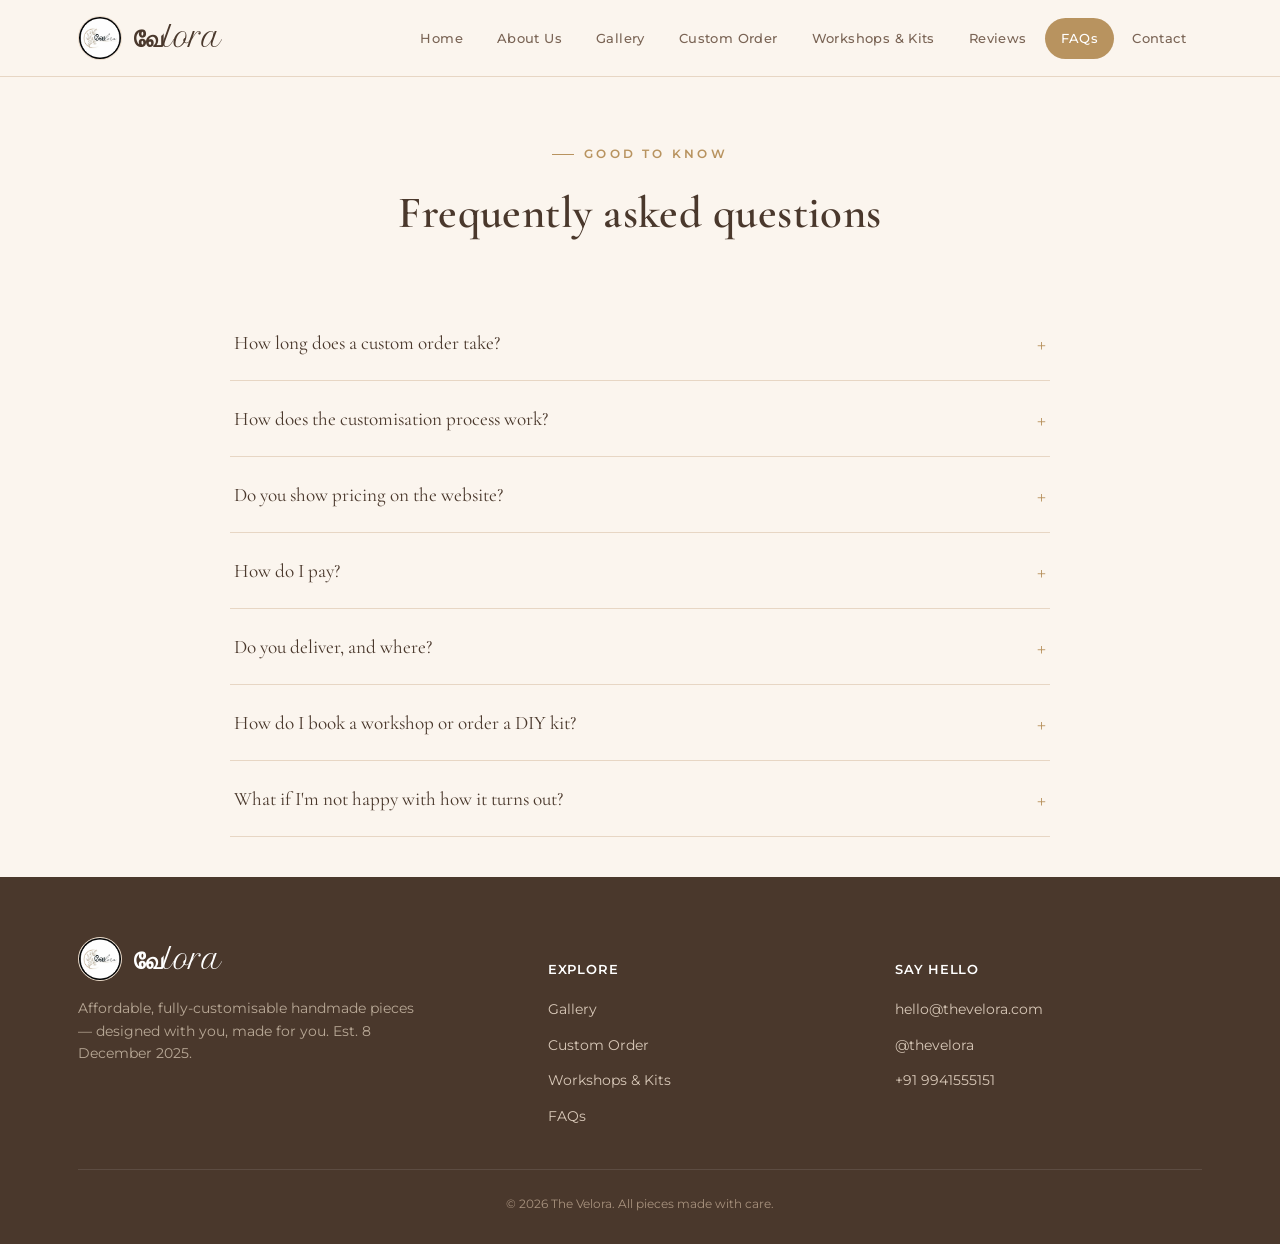
<file: faq.html>
<!DOCTYPE html>
<html lang="en">
<head>
<meta charset="UTF-8">
<meta name="viewport" content="width=device-width, initial-scale=1.0">
<title>FAQs — The Velora</title>
<link rel="preconnect" href="https://fonts.googleapis.com">
<link rel="preconnect" href="https://fonts.gstatic.com" crossorigin>
<link href="https://fonts.googleapis.com/css2?family=Cormorant+Garamond:ital,wght@0,400;0,500;0,600;1,500&family=Montserrat:wght@300;400;500;600;700&family=Petit+Formal+Script&display=swap" rel="stylesheet">
<link rel="stylesheet" href="styles.css">

</head>
<body>
<header class="site-header">
  <div class="nav-inner">
    <a href="index.html" class="brand">
      <div class="brand-badge">
        <img src="./assets/logo.jpg" alt="Velora Logo">
      </div>
      <div class="brand-name">வே<span>lora</span></div>
    </a>
    <nav class="main-nav" id="mainNav">
      <a href="index.html" class="nav-link">Home</a>
      <a href="about.html" class="nav-link">About Us</a>
      <a href="gallery.html" class="nav-link">Gallery</a>
      <a href="custom.html" class="nav-link">Custom Order</a>
      <a href="workshop.html" class="nav-link">Workshops & Kits</a>
      <a href="reviews.html" class="nav-link">Reviews</a>
      <a href="faq.html" class="nav-link active">FAQs</a>
      <a href="contact.html" class="nav-link">Contact</a>
    </nav>
    <button class="menu-toggle" id="menuToggle" aria-label="Toggle menu">
      <svg viewBox="0 0 24 24" fill="none" stroke="#4A382C" stroke-width="2"><line x1="3" y1="6" x2="21" y2="6"/><line x1="3" y1="12" x2="21" y2="12"/><line x1="3" y1="18" x2="21" y2="18"/></svg>
    </button>
  </div>
</header>
<main>

<div class="wrap" style="padding-top:60px;">
  <div class="section-head">
    <span class="eyebrow">Good to know</span>
    <h2>Frequently asked questions</h2>
  </div>
  <div class="faq-list" id="faqList"></div>
</div>

</main>
<footer>
  <div class="wrap">
    <div class="footer-grid">
      <div>
        <div class="footer-brand">
          <div class="brand-badge">
            <img src="./assets/logo.jpg" alt="Velora Logo">
          </div>
          <div class="brand-name" style="color:var(--white);">வே<span>lora</span></div>
        </div>
        <p class="desc">Affordable, fully-customisable handmade pieces — designed with you, made for you. Est. 8 December 2025.</p>
      </div>
      <div>
        <h5>Explore</h5>
        <ul>
          <li><a href="gallery.html">Gallery</a></li>
          <li><a href="custom.html">Custom Order</a></li>
          <li><a href="workshop.html">Workshops &amp; Kits</a></li>
          <li><a href="faq.html">FAQs</a></li>
        </ul>
      </div>
      <div>
        <h5>Say hello</h5>
        <ul>
          <li><a href="mailto:hello@thevelora.com">hello@thevelora.com</a></li>
          <li><a href="https://www.instagram.com/thevelora11.11/" target="_blank" rel="noopener">@thevelora</a></li>
          <li><a href="tel:+910000000000">+91 9941555151</a></li>
        </ul>
      </div>
    </div>
    <div class="footer-bottom">© 2026 The Velora. All pieces made with care.</div>
  </div>
</footer>
<script src="script.js"></script>
<script>
const faqs = [
  {q:"How long does a custom order take?", a:"Most pieces are ready within 3–7 days depending on complexity and current orders. We'll always confirm a timeline with you over chat before starting."},
  {q:"How does the customisation process work?", a:"You send us your idea — colours, style, occasion — through the Custom Order form or a direct message. We discuss details, confirm the design, and then start crafting."},
  {q:"Do you show pricing on the website?", a:"We don't list fixed prices since every piece is custom. Share your comfortable budget with us and we'll design around it — pricing is always discussed directly over DM."},
  {q:"How do I pay?", a:"Payment details are shared directly during your chat with us on WhatsApp or Instagram, once your order is confirmed."},
  {q:"Do you deliver, and where?", a:"Yes — delivery details, timelines, and charges (if any) depend on your location and are confirmed with you directly in chat."},
  {q:"How do I book a workshop or order a DIY kit?", a:"Head to the Workshops & Kits page and message us to check current availability, dates, and what's included."},
  {q:"What if I'm not happy with how it turns out?", a:"Because we confirm the design with you before making it, surprises are rare — but if something's off, message us and we'll make it right."},
];
document.getElementById('faqList').innerHTML = faqs.map((f,i)=>`
  <div class="faq-item">
    <button class="faq-q"><span>${f.q}</span><span class="icon">+</span></button>
    <div class="faq-a"><p>${f.a}</p></div>
  </div>`).join('');
document.querySelectorAll('.faq-item').forEach(item=>{
  const q = item.querySelector('.faq-q');
  const a = item.querySelector('.faq-a');
  q.addEventListener('click', ()=>{
    const isOpen = item.classList.contains('open');
    document.querySelectorAll('.faq-item').forEach(other=>{
      other.classList.remove('open');
      other.querySelector('.faq-a').style.maxHeight = null;
    });
    if(!isOpen){
      item.classList.add('open');
      a.style.maxHeight = a.scrollHeight + 'px';
    }
  });
});
</script>
</body>
</html>
</file>
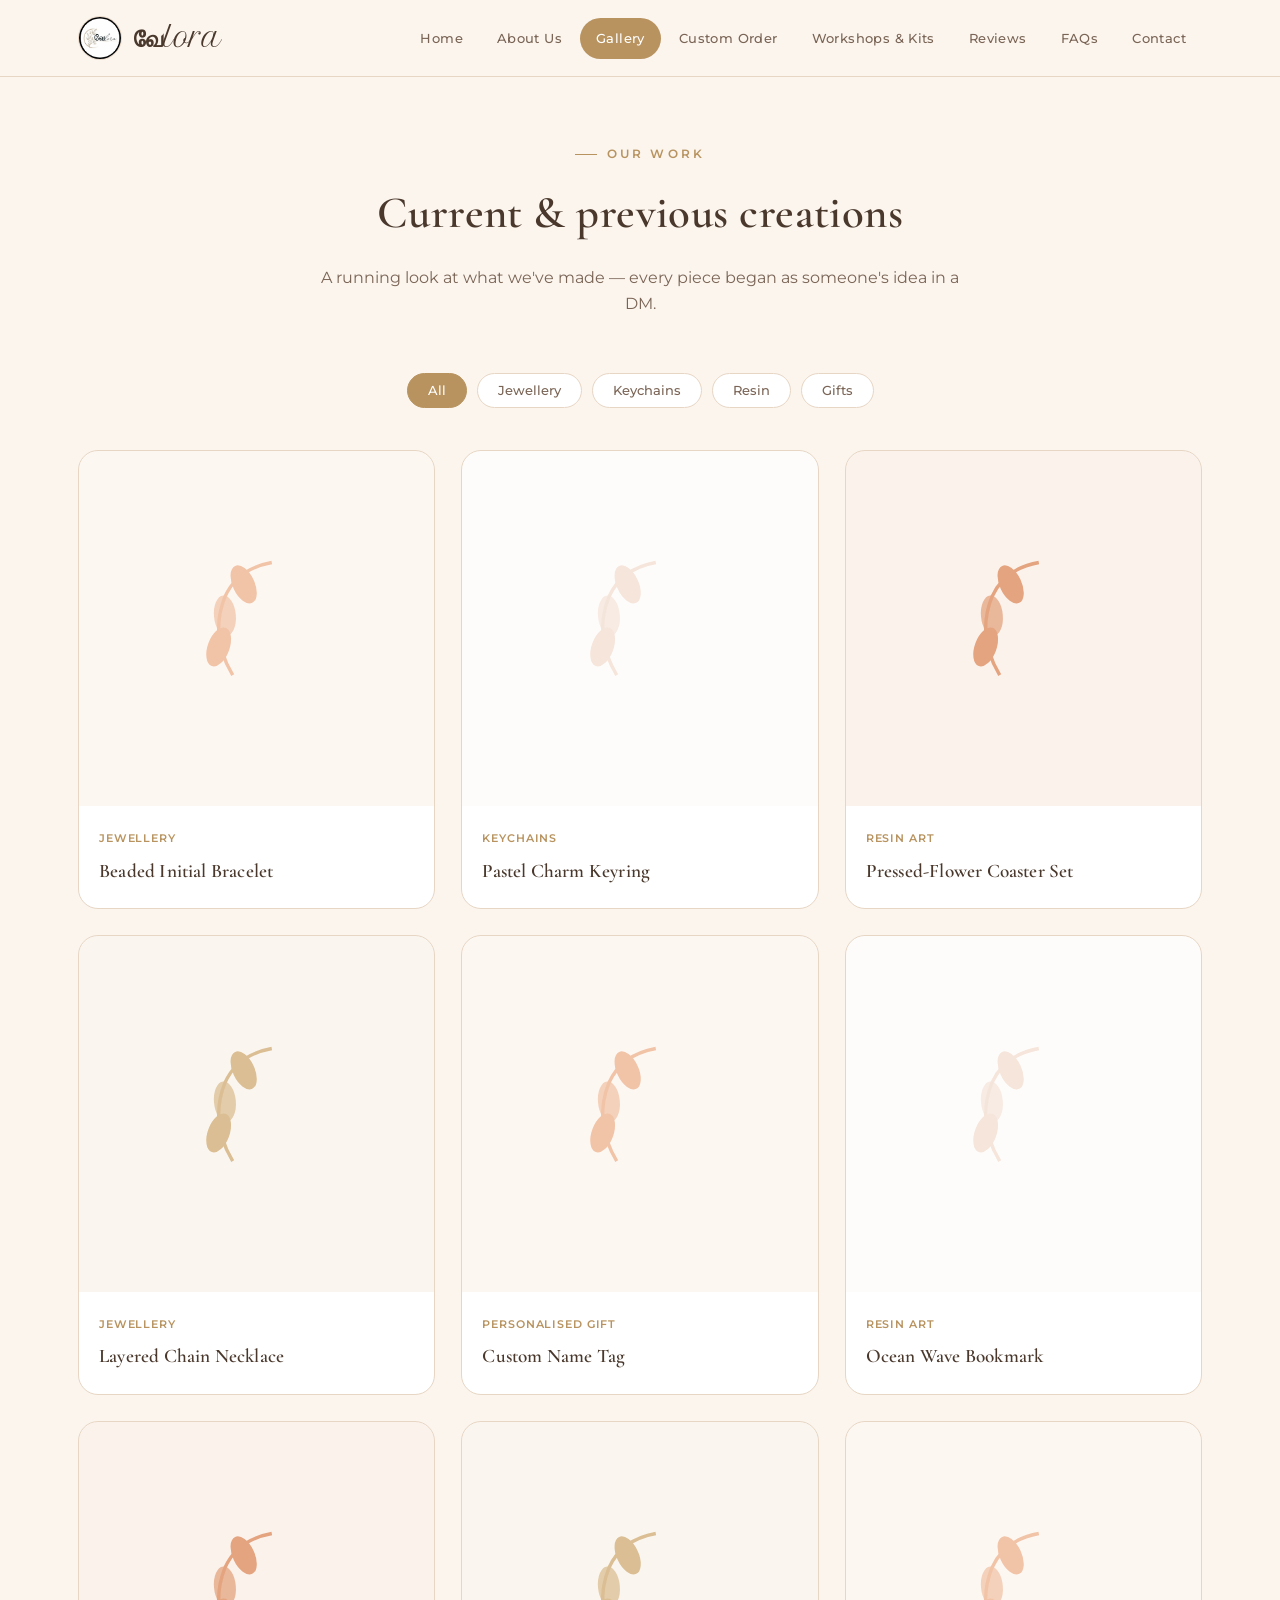
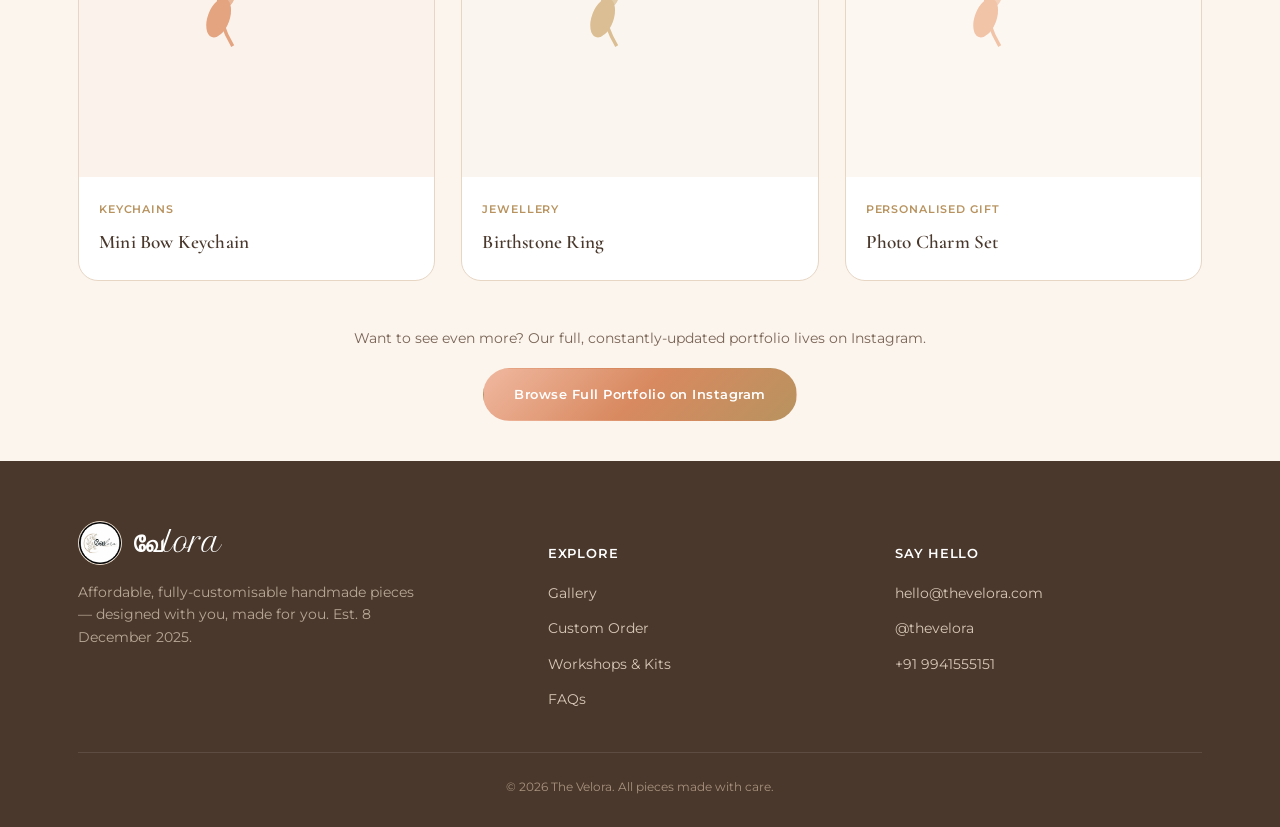
<file: gallery.html>
<!DOCTYPE html>
<html lang="en">
<head>
<meta charset="UTF-8">
<meta name="viewport" content="width=device-width, initial-scale=1.0">
<title>Gallery — The Velora</title>
<link rel="preconnect" href="https://fonts.googleapis.com">
<link rel="preconnect" href="https://fonts.gstatic.com" crossorigin>
<link href="https://fonts.googleapis.com/css2?family=Cormorant+Garamond:ital,wght@0,400;0,500;0,600;1,500&family=Montserrat:wght@300;400;500;600;700&family=Petit+Formal+Script&display=swap" rel="stylesheet">
<link rel="stylesheet" href="styles.css">

</head>
<body>
<header class="site-header">
  <div class="nav-inner">
    <a href="index.html" class="brand">
      <div class="brand-badge">
        <img src="./assets/logo.jpg" alt="Velora Logo">
  <path d="M30 75 Q20 55 28 35 Q34 20 50 15" stroke="#B8935F" stroke-width="2.2" fill="none"/>
  <ellipse cx="34" cy="30" rx="5" ry="9" fill="#B8935F" transform="rotate(-30 34 30)"/>
  <ellipse cx="26" cy="45" rx="5" ry="9" fill="#B8935F" transform="rotate(-10 26 45)"/>
  <ellipse cx="30" cy="60" rx="5" ry="9" fill="#B8935F" transform="rotate(20 30 60)"/>
</svg></div>
      <div class="brand-name">வே<span>lora</span></div>
    </a>
    <nav class="main-nav" id="mainNav">
      <a href="index.html" class="nav-link">Home</a>
      <a href="about.html" class="nav-link">About Us</a>
      <a href="gallery.html" class="nav-link active">Gallery</a>
      <a href="custom.html" class="nav-link">Custom Order</a>
      <a href="workshop.html" class="nav-link">Workshops & Kits</a>
      <a href="reviews.html" class="nav-link">Reviews</a>
      <a href="faq.html" class="nav-link">FAQs</a>
      <a href="contact.html" class="nav-link">Contact</a>
    </nav>
    <button class="menu-toggle" id="menuToggle" aria-label="Toggle menu">
      <svg viewBox="0 0 24 24" fill="none" stroke="#4A382C" stroke-width="2"><line x1="3" y1="6" x2="21" y2="6"/><line x1="3" y1="12" x2="21" y2="12"/><line x1="3" y1="18" x2="21" y2="18"/></svg>
    </button>
  </div>
</header>
<main>

<div class="wrap" style="padding-top:60px;">
  <div class="section-head">
    <span class="eyebrow">Our work</span>
    <h2>Current &amp; previous creations</h2>
    <p>A running look at what we've made — every piece began as someone's idea in a DM.</p>
  </div>
  <div class="filter-row" id="filterRow"></div>
  <div class="gallery-grid" id="fullGallery"></div>
  <div class="gallery-more">
    <p style="color:var(--ink-soft); font-size:0.9rem; margin-bottom:18px;">Want to see even more? Our full, constantly-updated portfolio lives on Instagram.</p>
    <a href="https://instagram.com/thevelora" target="_blank" rel="noopener" class="btn btn-insta">Browse Full Portfolio on Instagram</a>
  </div>
</div>

</main>
<footer>
  <div class="wrap">
    <div class="footer-grid">
      <div>
        <div class="footer-brand">
          <div class="brand-badge"><img src="./assets/logo.jpg" alt="Velora Logo">
  <path d="M30 75 Q20 55 28 35 Q34 20 50 15" stroke="#B8935F" stroke-width="2.2" fill="none"/>
  <ellipse cx="34" cy="30" rx="5" ry="9" fill="#B8935F" transform="rotate(-30 34 30)"/>
  <ellipse cx="26" cy="45" rx="5" ry="9" fill="#B8935F" transform="rotate(-10 26 45)"/>
  <ellipse cx="30" cy="60" rx="5" ry="9" fill="#B8935F" transform="rotate(20 30 60)"/>
</svg></div>
          <div class="brand-name" style="color:var(--white);">வே<span>lora</span></div>
        </div>
        <p class="desc">Affordable, fully-customisable handmade pieces — designed with you, made for you. Est. 8 December 2025.</p>
      </div>
      <div>
        <h5>Explore</h5>
        <ul>
          <li><a href="gallery.html">Gallery</a></li>
          <li><a href="custom.html">Custom Order</a></li>
          <li><a href="workshop.html">Workshops &amp; Kits</a></li>
          <li><a href="faq.html">FAQs</a></li>
        </ul>
      </div>
      <div>
        <h5>Say hello</h5>
        <ul>
         <li><a href="mailto:hello@thevelora.com">hello@thevelora.com</a></li>
          <li><a href="https://www.instagram.com/thevelora11.11/" target="_blank" rel="noopener">@thevelora</a></li>
          <li><a href="tel:+910000000000">+91 9941555151</a></li>
        </ul>
      </div>
    </div>
    <div class="footer-bottom">© 2026 The Velora. All pieces made with care.</div>
  </div>
</footer>
<script src="script.js"></script>
<script>

function leafSVG(color){
  return `<svg viewBox="0 0 100 100" fill="none"><path d="M35 80 Q20 55 30 30 Q38 12 60 8" stroke="${color}" stroke-width="2.2" fill="none"/>
  <ellipse cx="42" cy="22" rx="7" ry="13" fill="${color}" transform="rotate(-25 42 22)"/>
  <ellipse cx="30" cy="42" rx="7" ry="13" fill="${color}" transform="rotate(-5 30 42)" opacity="0.75"/>
  <ellipse cx="26" cy="62" rx="7" ry="13" fill="${color}" transform="rotate(20 26 62)"/>
  </svg>`;
}


const galleryItems = [
  {cat:'Jewellery', tag:'Jewellery', title:'Beaded Initial Bracelet', color:'#F0BFA0'},
  {cat:'Keychains', tag:'Keychains', title:'Pastel Charm Keyring', color:'#F5E3D8'},
  {cat:'Resin', tag:'Resin Art', title:'Pressed-Flower Coaster Set', color:'#E29C74'},
  {cat:'Jewellery', tag:'Jewellery', title:'Layered Chain Necklace', color:'#D8B98A'},
  {cat:'Gifts', tag:'Personalised Gift', title:'Custom Name Tag', color:'#F0BFA0'},
  {cat:'Resin', tag:'Resin Art', title:'Ocean Wave Bookmark', color:'#F5E3D8'},
  {cat:'Keychains', tag:'Keychains', title:'Mini Bow Keychain', color:'#E29C74'},
  {cat:'Jewellery', tag:'Jewellery', title:'Birthstone Ring', color:'#D8B98A'},
  {cat:'Gifts', tag:'Personalised Gift', title:'Photo Charm Set', color:'#F0BFA0'},
];


function cardHTML(item){
  return `<div class="gallery-card" data-cat="${item.cat}">
    <div class="gallery-media" style="background:${item.color}22;">${leafSVG(item.color)}</div>
    <div class="info"><span class="tag">${item.tag}</span><h4>${item.title}</h4></div>
  </div>`;
}

document.getElementById('fullGallery').innerHTML = galleryItems.map(cardHTML).join('');

const cats = ['All', ...new Set(galleryItems.map(i=>i.cat))];
const filterRow = document.getElementById('filterRow');
filterRow.innerHTML = cats.map((c,i)=>`<button class="filter-chip ${i===0?'active':''}" data-cat="${c}">${c}</button>`).join('');
filterRow.addEventListener('click', e=>{
  const btn = e.target.closest('.filter-chip');
  if(!btn) return;
  filterRow.querySelectorAll('.filter-chip').forEach(b=>b.classList.remove('active'));
  btn.classList.add('active');
  const cat = btn.dataset.cat;
  document.querySelectorAll('#fullGallery .gallery-card').forEach(card=>{
    card.style.display = (cat==='All' || card.dataset.cat===cat) ? '' : 'none';
  });
});
</script>
</body>
</html>
</file>
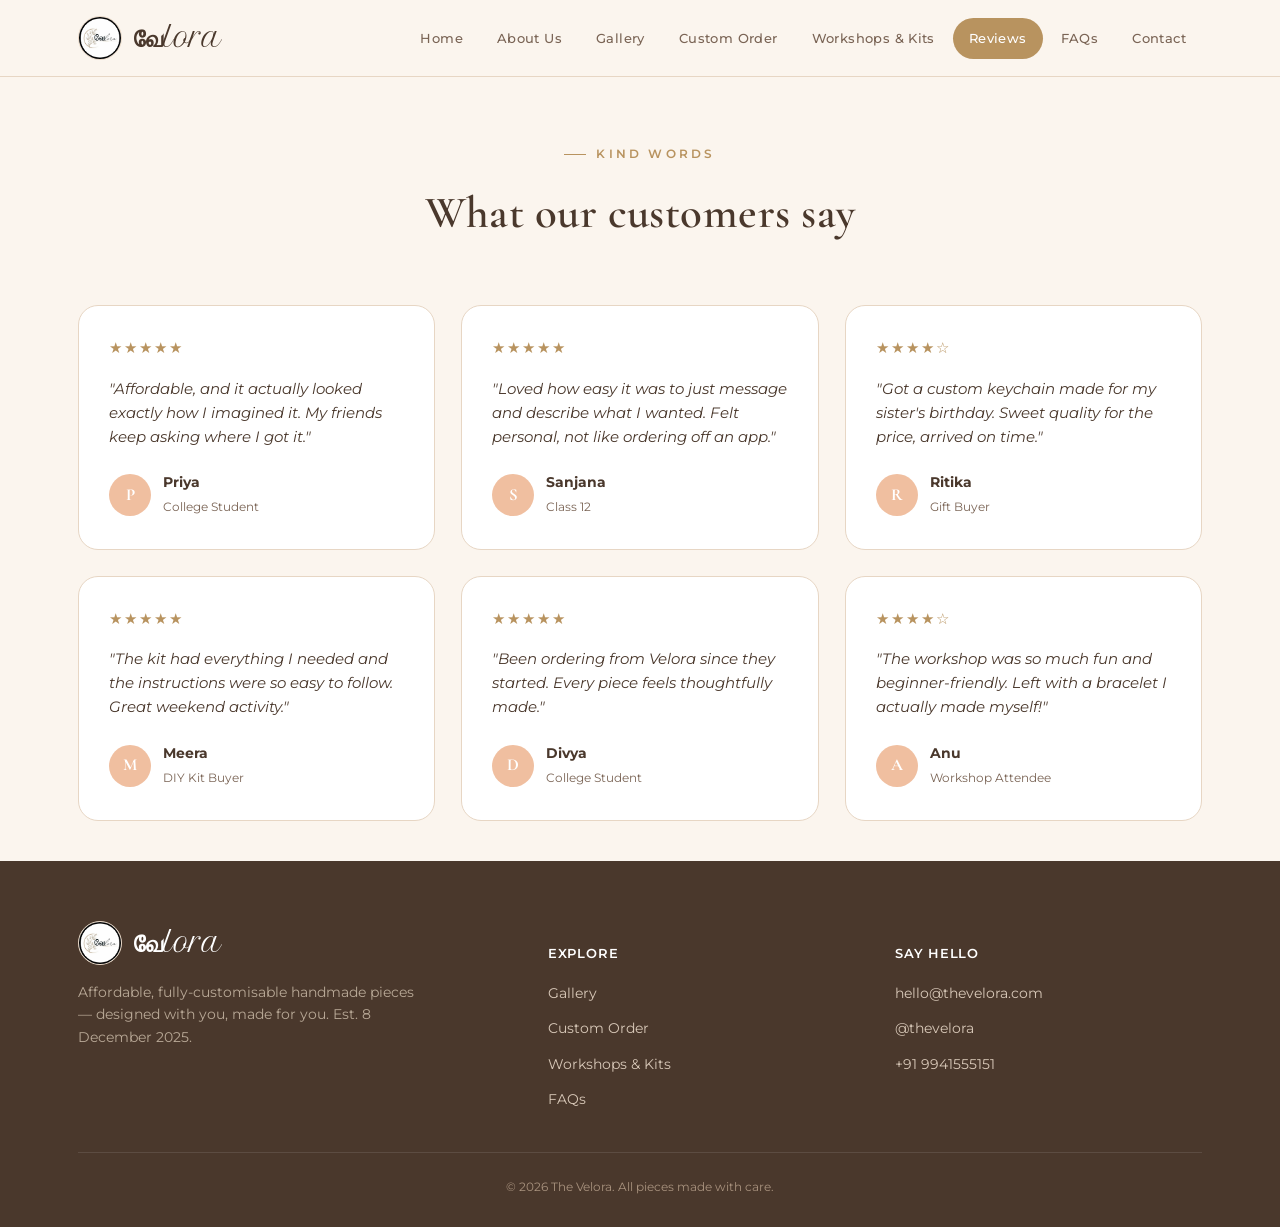
<file: reviews.html>
<!DOCTYPE html>
<html lang="en">
<head>
<meta charset="UTF-8">
<meta name="viewport" content="width=device-width, initial-scale=1.0">
<title>Reviews — The Velora</title>
<link rel="preconnect" href="https://fonts.googleapis.com">
<link rel="preconnect" href="https://fonts.gstatic.com" crossorigin>
<link href="https://fonts.googleapis.com/css2?family=Cormorant+Garamond:ital,wght@0,400;0,500;0,600;1,500&family=Montserrat:wght@300;400;500;600;700&family=Petit+Formal+Script&display=swap" rel="stylesheet">
<link rel="stylesheet" href="styles.css">

</head>
<body>
<header class="site-header">
  <div class="nav-inner">
    <a href="index.html" class="brand">
      <div class="brand-badge">
        <img src="./assets/logo.jpg" alt="Velora Logo">
  <path d="M30 75 Q20 55 28 35 Q34 20 50 15" stroke="#B8935F" stroke-width="2.2" fill="none"/>
  <ellipse cx="34" cy="30" rx="5" ry="9" fill="#B8935F" transform="rotate(-30 34 30)"/>
  <ellipse cx="26" cy="45" rx="5" ry="9" fill="#B8935F" transform="rotate(-10 26 45)"/>
  <ellipse cx="30" cy="60" rx="5" ry="9" fill="#B8935F" transform="rotate(20 30 60)"/>
</svg></div>
      <div class="brand-name">வே<span>lora</span></div>
    </a>
    <nav class="main-nav" id="mainNav">
      <a href="index.html" class="nav-link">Home</a>
      <a href="about.html" class="nav-link">About Us</a>
      <a href="gallery.html" class="nav-link">Gallery</a>
      <a href="custom.html" class="nav-link">Custom Order</a>
      <a href="workshop.html" class="nav-link">Workshops & Kits</a>
      <a href="reviews.html" class="nav-link active">Reviews</a>
      <a href="faq.html" class="nav-link">FAQs</a>
      <a href="contact.html" class="nav-link">Contact</a>
    </nav>
    <button class="menu-toggle" id="menuToggle" aria-label="Toggle menu">
      <svg viewBox="0 0 24 24" fill="none" stroke="#4A382C" stroke-width="2"><line x1="3" y1="6" x2="21" y2="6"/><line x1="3" y1="12" x2="21" y2="12"/><line x1="3" y1="18" x2="21" y2="18"/></svg>
    </button>
  </div>
</header>
<main>

<div class="wrap" style="padding-top:60px;">
  <div class="section-head">
    <span class="eyebrow">Kind words</span>
    <h2>What our customers say</h2>
  </div>
  <div class="review-grid" id="reviewGrid"></div>
</div>

</main>
<footer>
  <div class="wrap">
    <div class="footer-grid">
      <div>
        <div class="footer-brand">
          <div class="brand-badge"><img src="./assets/logo.jpg" alt="Velora Logo">
  <path d="M30 75 Q20 55 28 35 Q34 20 50 15" stroke="#B8935F" stroke-width="2.2" fill="none"/>
  <ellipse cx="34" cy="30" rx="5" ry="9" fill="#B8935F" transform="rotate(-30 34 30)"/>
  <ellipse cx="26" cy="45" rx="5" ry="9" fill="#B8935F" transform="rotate(-10 26 45)"/>
  <ellipse cx="30" cy="60" rx="5" ry="9" fill="#B8935F" transform="rotate(20 30 60)"/>
</svg></div>
          <div class="brand-name" style="color:var(--white);">வே<span>lora</span></div>
        </div>
        <p class="desc">Affordable, fully-customisable handmade pieces — designed with you, made for you. Est. 8 December 2025.</p>
      </div>
      <div>
        <h5>Explore</h5>
        <ul>
          <li><a href="gallery.html">Gallery</a></li>
          <li><a href="custom.html">Custom Order</a></li>
          <li><a href="workshop.html">Workshops &amp; Kits</a></li>
          <li><a href="faq.html">FAQs</a></li>
        </ul>
      </div>
      <div>
        <h5>Say hello</h5>
        <ul>
         <li><a href="mailto:hello@thevelora.com">hello@thevelora.com</a></li>
          <li><a href="https://www.instagram.com/thevelora11.11/" target="_blank" rel="noopener">@thevelora</a></li>
          <li><a href="tel:+910000000000">+91 9941555151</a></li>
        </ul>
      </div>
    </div>
    <div class="footer-bottom">© 2026 The Velora. All pieces made with care.</div>
  </div>
</footer>
<script src="script.js"></script>
<script>
const reviews = [
  {name:'Priya', role:'College Student', text:"Affordable, and it actually looked exactly how I imagined it. My friends keep asking where I got it.", stars:5},
  {name:'Sanjana', role:'Class 12', text:"Loved how easy it was to just message and describe what I wanted. Felt personal, not like ordering off an app.", stars:5},
  {name:'Ritika', role:'Gift Buyer', text:"Got a custom keychain made for my sister's birthday. Sweet quality for the price, arrived on time.", stars:4},
  {name:'Meera', role:'DIY Kit Buyer', text:"The kit had everything I needed and the instructions were so easy to follow. Great weekend activity.", stars:5},
  {name:'Divya', role:'College Student', text:"Been ordering from Velora since they started. Every piece feels thoughtfully made.", stars:5},
  {name:'Anu', role:'Workshop Attendee', text:"The workshop was so much fun and beginner-friendly. Left with a bracelet I actually made myself!", stars:4},
];
document.getElementById('reviewGrid').innerHTML = reviews.map(r=>`
  <div class="review-card">
    <div class="review-stars">${'★'.repeat(r.stars)}${'☆'.repeat(5-r.stars)}</div>
    <p class="quote">"${r.text}"</p>
    <div class="review-person">
      <div class="avatar">${r.name[0]}</div>
      <div><strong>${r.name}</strong><span>${r.role}</span></div>
    </div>
  </div>`).join('');
</script>
</body>
</html>
</file>
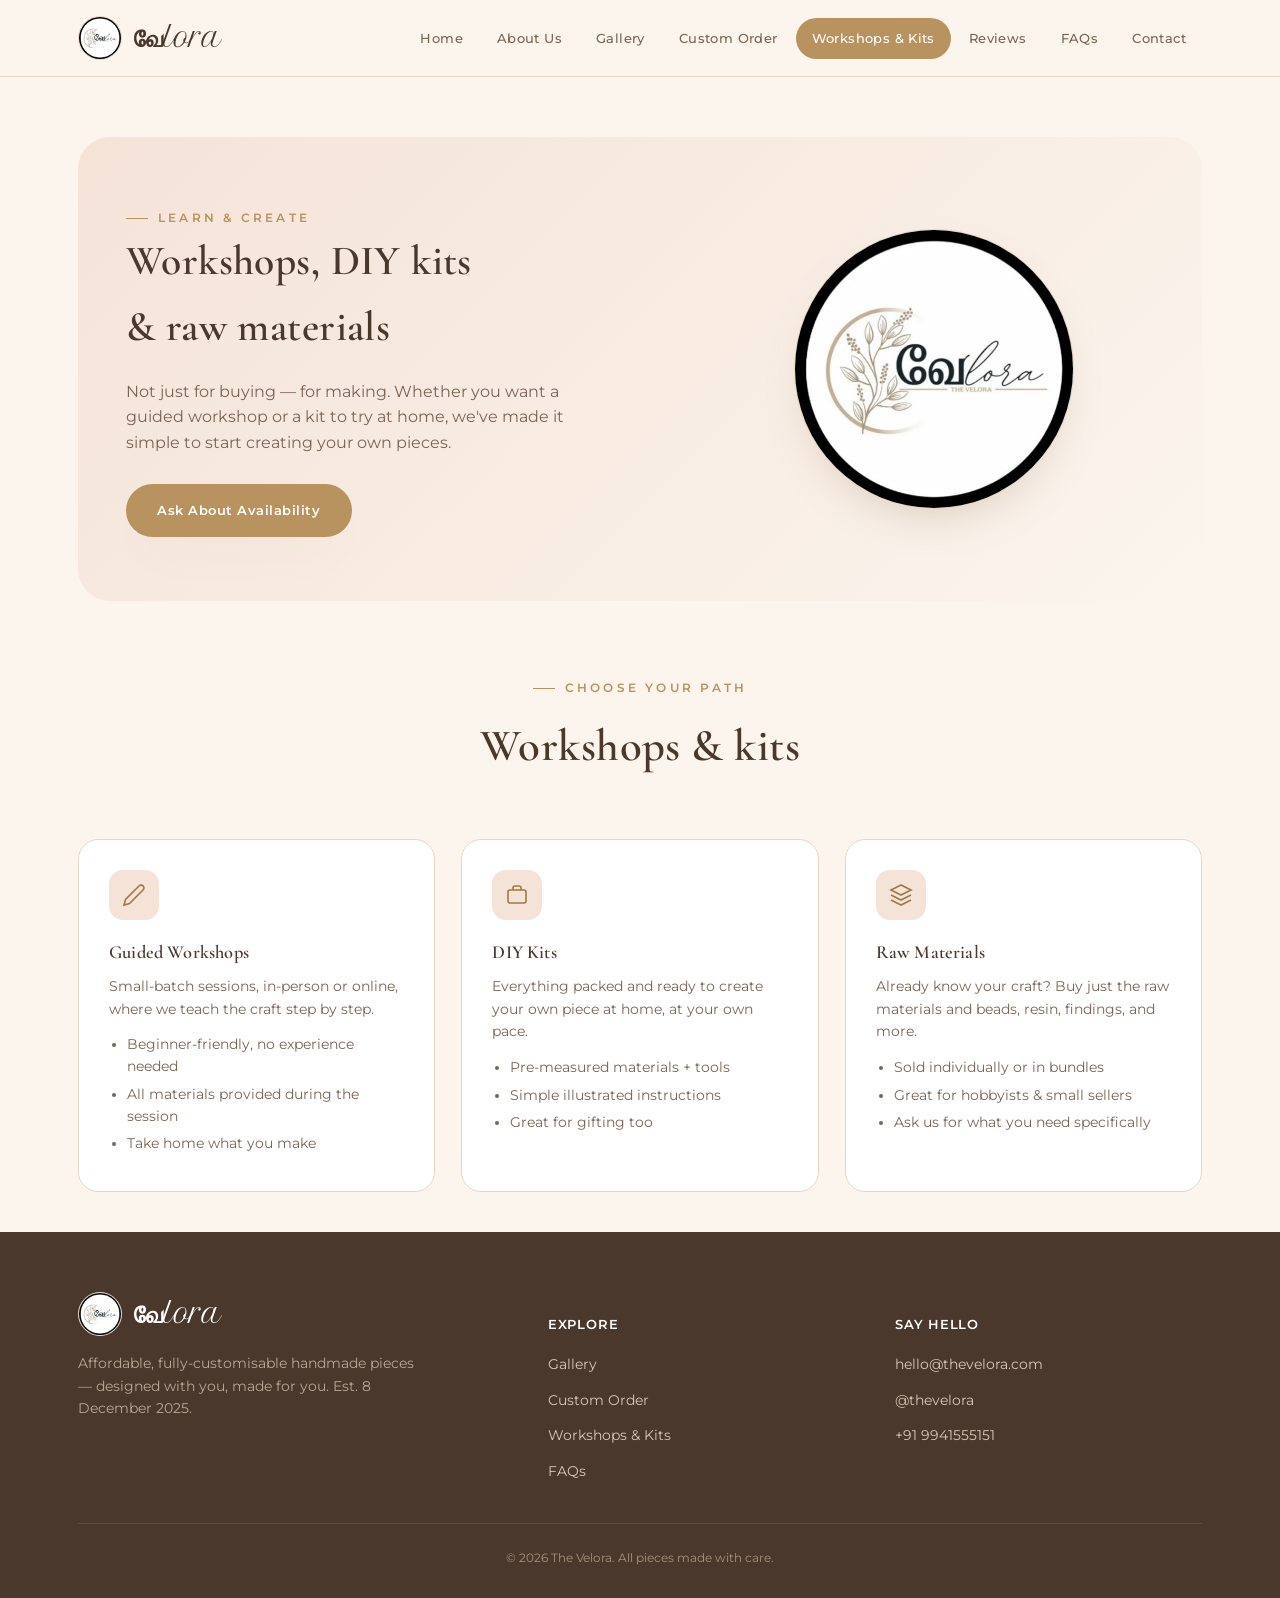
<file: workshop.html>
<!DOCTYPE html>
<html lang="en">
<head>
<meta charset="UTF-8">
<meta name="viewport" content="width=device-width, initial-scale=1.0">
<title>Workshops & Kits — The Velora</title>
<link rel="preconnect" href="https://fonts.googleapis.com">
<link rel="preconnect" href="https://fonts.gstatic.com" crossorigin>
<link href="https://fonts.googleapis.com/css2?family=Cormorant+Garamond:ital,wght@0,400;0,500;0,600;1,500&family=Montserrat:wght@300;400;500;600;700&family=Petit+Formal+Script&display=swap" rel="stylesheet">
<link rel="stylesheet" href="styles.css">

</head>
<body>
<header class="site-header">
  <div class="nav-inner">
    <a href="index.html" class="brand">
      <div class="brand-badge">
        <img src="./assets/logo.jpg" alt="Velora Logo">
      </div>
      <div class="brand-name">வே<span>lora</span></div>
    </a>
    <nav class="main-nav" id="mainNav">
      <a href="index.html" class="nav-link">Home</a>
      <a href="about.html" class="nav-link">About Us</a>
      <a href="gallery.html" class="nav-link">Gallery</a>
      <a href="custom.html" class="nav-link">Custom Order</a>
      <a href="workshop.html" class="nav-link active">Workshops & Kits</a>
      <a href="reviews.html" class="nav-link">Reviews</a>
      <a href="faq.html" class="nav-link">FAQs</a>
      <a href="contact.html" class="nav-link">Contact</a>
    </nav>
    <button class="menu-toggle" id="menuToggle" aria-label="Toggle menu">
      <svg viewBox="0 0 24 24" fill="none" stroke="#4A382C" stroke-width="2"><line x1="3" y1="6" x2="21" y2="6"/><line x1="3" y1="12" x2="21" y2="12"/><line x1="3" y1="18" x2="21" y2="18"/></svg>
    </button>
  </div>
</header>
<main>

<div class="wrap" style="padding-top:60px;">
  <div class="workshop-hero">
    <div>
      <span class="eyebrow">Learn &amp; create</span>
      <h2>Workshops, DIY kits<br>&amp; raw materials</h2>
      <p style="margin-top:18px; color:var(--ink-soft); max-width:460px;">Not just for buying — for making. Whether you want a guided workshop or a kit to try at home, we've made it simple to start creating your own pieces.</p>
      <div style="margin-top:28px;">
        <a href="contact.html" class="btn btn-primary">Ask About Availability</a>
      </div>
    </div>
    
    <div style="display: flex; justify-content: center; align-items: center;">
      <div style="width: 280px; height: 280px; border-radius: 50%; overflow: hidden; border: 1px solid var(--line); box-shadow: var(--shadow); background: var(--white);">
        <img src="./assets/logo.jpg" alt="Velora Logo" style="width: 100%; height: 100%; object-fit: cover; transform: scale(1.4);">
      </div>
    </div>
    
  </div>

  <div class="section-head">
    <span class="eyebrow">Choose your path</span>
    <h2>Workshops &amp; kits</h2>
  </div>
  <div class="kit-grid">
    <div class="kit-card">
      <div class="kit-icon"><svg viewBox="0 0 24 24" fill="none" stroke-width="1.6"><path d="M17 3a2.83 2.83 0 1 1 4 4L7.5 20.5 2 22l1.5-5.5z"/></svg></div>
      <h4>Guided Workshops</h4>
      <p>Small-batch sessions, in-person or online, where we teach the craft step by step.</p>
      <ul>
        <li>Beginner-friendly, no experience needed</li>
        <li>All materials provided during the session</li>
        <li>Take home what you make</li>
      </ul>
    </div>
    <div class="kit-card">
      <div class="kit-icon"><svg viewBox="0 0 24 24" fill="none" stroke-width="1.6"><rect x="3" y="7" width="18" height="13" rx="2"/><path d="M8 7V5a2 2 0 0 1 2-2h4a2 2 0 0 1 2 2v2"/></svg></div>
      <h4>DIY Kits</h4>
      <p>Everything packed and ready to create your own piece at home, at your own pace.</p>
      <ul>
        <li>Pre-measured materials + tools</li>
        <li>Simple illustrated instructions</li>
        <li>Great for gifting too</li>
      </ul>
    </div>
    <div class="kit-card">
      <div class="kit-icon"><svg viewBox="0 0 24 24" fill="none" stroke-width="1.6"><path d="M12 2 2 7l10 5 10-5-10-5z"/><path d="M2 17l10 5 10-5M2 12l10 5 10-5"/></svg></div>
      <h4>Raw Materials</h4>
      <p>Already know your craft? Buy just the raw materials and beads, resin, findings, and more.</p>
      <ul>
        <li>Sold individually or in bundles</li>
        <li>Great for hobbyists &amp; small sellers</li>
        <li>Ask us for what you need specifically</li>
      </ul>
    </div>
  </div>
</div>

</main>
<footer>
  <div class="wrap">
    <div class="footer-grid">
      <div>
        <div class="footer-brand">
          <div class="brand-badge">
            <img src="./assets/logo.jpg" alt="Velora Logo">
          </div>
          <div class="brand-name" style="color:var(--white);">வே<span>lora</span></div>
        </div>
        <p class="desc">Affordable, fully-customisable handmade pieces — designed with you, made for you. Est. 8 December 2025.</p>
      </div>
      <div>
        <h5>Explore</h5>
        <ul>
          <li><a href="gallery.html">Gallery</a></li>
          <li><a href="custom.html">Custom Order</a></li>
          <li><a href="workshop.html">Workshops &amp; Kits</a></li>
          <li><a href="faq.html">FAQs</a></li>
        </ul>
      </div>
      <div>
        <h5>Say hello</h5>
        <ul>
         <li><a href="mailto:hello@thevelora.com">hello@thevelora.com</a></li>
          <li><a href="https://www.instagram.com/thevelora11.11/" target="_blank" rel="noopener">@thevelora</a></li>
          <li><a href="tel:+910000000000">+91 9941555151</a></li>
        </ul>
      </div>
    </div>
    <div class="footer-bottom">© 2026 The Velora. All pieces made with care.</div>
  </div>
</footer>
<script src="script.js"></script>

</body>
</html>
</file>
<file: styles.css>
:root{
    --ivory:#FBF5EE;
    --ivory-deep:#F5EBDF;
    --blush:#F5E3D8;
    --peach:#F0BFA0;
    --peach-deep:#E29C74;
    --gold:#B8935F;
    --gold-soft:#D8B98A;
    --white:#FFFFFF;
    --ink:#4A382C;
    --ink-soft:#7A6455;
    --line:#E7D6C4;
    --shadow: 0 20px 50px -25px rgba(120,90,60,0.35);
    --radius-lg: 32px;
    --radius-md: 20px;
    --radius-sm: 12px;
  }

  *{box-sizing:border-box;}
  html{scroll-behavior:smooth;}
  body{
    margin:0;
    background:var(--ivory);
    color:var(--ink);
    font-family:'Montserrat', sans-serif;
    font-weight:400;
    line-height:1.6;
    -webkit-font-smoothing:antialiased;
  }
  h1,h2,h3,h4{
    font-family:'Cormorant Garamond', serif;
    font-weight:600;
    margin:0;
    color:var(--ink);
    letter-spacing:0.01em;
  }
  .script{
    font-family:'Petit Formal Script', cursive;
    font-weight:400;
  }
  p{margin:0;}
  a{color:inherit;text-decoration:none;}
  button{font-family:inherit;cursor:pointer;}
  ::selection{background:var(--peach);color:var(--ink);}
  :focus-visible{outline:2px solid var(--gold-deep,#9c7a45); outline-offset:3px;}

  .eyebrow{
    display:inline-flex;
    align-items:center;
    gap:10px;
    font-size:0.72rem;
    letter-spacing:0.28em;
    text-transform:uppercase;
    color:var(--gold);
    font-weight:600;
  }
  .eyebrow::before{
    content:'';
    width:22px;height:1px;
    background:var(--gold);
    display:inline-block;
  }

  /* ---------- Botanical signature SVG (reused) ---------- */
  .branch-divider{
    display:flex;
    justify-content:center;
    margin:0 auto;
    opacity:0.85;
  }
  .branch-divider svg{ width:180px; height:auto; }

  /* ---------- Layout shells ---------- */
  .wrap{max-width:1180px;margin:0 auto;padding:0 28px;}
  section{padding:96px 0;}
  @media (max-width:720px){ section{padding:64px 0;} }

  /* ---------- Nav ---------- */
  header.site-header{
    position:sticky; top:0; z-index:100;
    background:rgba(251,245,238,0.86);
    backdrop-filter:blur(14px);
    -webkit-backdrop-filter:blur(14px);
    border-bottom:1px solid var(--line);
  }
  .nav-inner{
    max-width:1180px;margin:0 auto;padding:16px 28px;
    display:flex;align-items:center;justify-content:space-between;
  }
  .brand{display:flex;align-items:center;gap:12px;}
  .brand-badge{
    width:44px;height:44px;border-radius:50%;
    background:var(--white);
    border:1px solid var(--line);
    display:flex;align-items:center;justify-content:center;
    overflow:hidden;
  }
  .brand-badge svg{width:30px;height:30px;}
  
  /* UPDATED: Zoom in to crop the black background */
  .brand-badge img {
    width: 100%;
    height: 100%;
    object-fit: cover;
    transform: scale(1.4); 
  }
  
  .brand-name{font-family:'Cormorant Garamond',serif; font-size:1.5rem; font-weight:600;}
  .brand-name span{font-family:'Petit Formal Script',cursive; font-weight:400; font-size:1.7rem;}

  nav.main-nav{display:flex; gap:2px; align-items:center;}
  nav.main-nav .nav-link{
    background:none;border:none;
    font-size:0.82rem; letter-spacing:0.03em;
    color:var(--ink-soft);
    padding:10px 16px; border-radius:999px;
    transition:all .25s ease;
    font-weight:500;
    display:inline-block;
  }
  nav.main-nav .nav-link:hover{ color:var(--ink); background:var(--blush); }
  nav.main-nav .nav-link.active{ color:var(--white); background:var(--gold); }

  .nav-cta{
    display:inline-flex; align-items:center; gap:8px;
    background:var(--ink); color:var(--white)!important;
    padding:10px 20px; border-radius:999px;
    font-size:0.78rem; letter-spacing:0.03em; font-weight:600;
    white-space:nowrap;
  }
  .nav-cta:hover{ background:var(--gold); }

  .menu-toggle{ display:none; background:none;border:none; }
  .menu-toggle svg{width:26px;height:26px;}

  @media (max-width:900px){
    nav.main-nav{
      position:fixed; top:74px; left:0; right:0;
      background:var(--ivory);
      flex-direction:column; align-items:stretch;
      padding:12px 20px 24px;
      border-bottom:1px solid var(--line);
      display:none;
      gap:6px;
    }
    nav.main-nav.open{display:flex;}
    nav.main-nav .nav-link{ text-align:left; padding:12px 16px; font-size:0.9rem;}
    .menu-toggle{display:block;}
    .nav-cta{display:none;}
  }

  /* ---------- Buttons ---------- */
  .btn{
    display:inline-flex; align-items:center; justify-content:center; gap:10px;
    padding:15px 30px; border-radius:999px;
    font-size:0.82rem; letter-spacing:0.04em; font-weight:600;
    border:1px solid transparent;
    transition:transform .25s ease, box-shadow .25s ease, background .25s ease;
  }
  .btn-primary{ background:var(--gold); color:var(--white); box-shadow:var(--shadow); }
  .btn-primary:hover{ transform:translateY(-2px); background:#a3814f; }
  .btn-ghost{ background:transparent; color:var(--ink); border-color:var(--ink); }
  .btn-ghost:hover{ background:var(--ink); color:var(--white); }
  .btn-whatsapp{ background:#3f7a5c; color:var(--white); }
  .btn-whatsapp:hover{ transform:translateY(-2px); background:#356a4f; }
  .btn-insta{ background:linear-gradient(135deg,#f0b8a0,#d8895f,#b8935f); color:var(--white); }
  .btn-insta:hover{ transform:translateY(-2px); }
  .btn-block{width:100%;}

  /* ================= HERO ================= */
  .hero{
    padding:80px 0 60px;
    position:relative;
    overflow:hidden;
  }
  .hero-grid{
    display:grid; grid-template-columns:1.1fr 0.9fr; gap:60px; align-items:center;
  }
  .hero h1{
    font-size:clamp(2.6rem, 5vw, 4.2rem);
    line-height:1.05;
    margin-top:18px;
  }
  .hero h1 em{ font-style:normal; font-family:'Petit Formal Script',cursive; color:var(--gold-deep,#9c7a45); font-size:1.15em; font-weight:400;}
  .hero p.lede{
    margin-top:22px; font-size:1.05rem; color:var(--ink-soft); max-width:480px;
  }
  .hero-actions{ margin-top:34px; display:flex; gap:14px; flex-wrap:wrap; }
  .hero-stats{ display:flex; gap:36px; margin-top:48px; }
  .hero-stats div strong{ display:block; font-family:'Cormorant Garamond',serif; font-size:1.9rem; color:var(--gold);}
  .hero-stats div span{ font-size:0.72rem; letter-spacing:0.05em; color:var(--ink-soft); text-transform:uppercase;}

  .hero-visual{ position:relative; display:flex; align-items:center; justify-content:center;}
  .hero-badge{
    width:min(400px, 80vw); aspect-ratio:1/1; border-radius:50%;
    background:var(--white);
    border:1px solid var(--line);
    display:flex; align-items:center; justify-content:center;
    box-shadow:var(--shadow);
    position:relative;
    overflow: hidden; 
  }
  .hero-badge svg{ width:62%; height:auto; }
  
  /* UPDATED: Zoom in to crop the black background */
  .hero-badge img {
    width: 100%;
    height: 100%;
    object-fit: cover;
    border-radius: 50%;
    transform: scale(1.4);
  }
  
  .hero-ring{
    position:absolute; inset:-22px; border-radius:50%;
    border:1px dashed var(--gold-soft);
    animation:spin 40s linear infinite;
  }
  @keyframes spin{ to{ transform:rotate(360deg);} }
  @media (prefers-reduced-motion: reduce){ .hero-ring{animation:none;} }
  .floaty{ position:absolute; border-radius:50%; background:var(--peach); opacity:0.35; filter:blur(2px); }

  @media (max-width:900px){
    .hero-grid{ grid-template-columns:1fr; }
    .hero-visual{ order:-1; margin-bottom:20px; }
    .hero-stats{ gap:24px; flex-wrap:wrap; }
  }

  /* ================= FEATURE STRIP ================= */
  .feature-strip{
    background:var(--white);
    border-top:1px solid var(--line);
    border-bottom:1px solid var(--line);
  }
  .feature-grid{
    display:grid; grid-template-columns:repeat(3,1fr); gap:36px;
  }
  .feature-card{ text-align:center; padding:10px; }
  .feature-icon{
    width:58px;height:58px;border-radius:50%;
    background:var(--blush); margin:0 auto 18px;
    display:flex; align-items:center; justify-content:center;
  }
  .feature-icon svg{ width:26px;height:26px; stroke:var(--gold-deep,#9c7a45); }
  .feature-card h4{ font-size:1.25rem; margin-bottom:8px; }
  .feature-card p{ font-size:0.9rem; color:var(--ink-soft); }
  @media (max-width:800px){ .feature-grid{grid-template-columns:1fr;} }

  /* ================= SECTION HEAD ================= */
  .section-head{ text-align:center; max-width:640px; margin:0 auto 56px; }
  .section-head h2{ font-size:clamp(2rem,4vw,2.8rem); margin-top:14px; }
  .section-head p{ margin-top:16px; color:var(--ink-soft); font-size:1rem; }

  /* ================= ABOUT ================= */
  .about-grid{ display:grid; grid-template-columns:0.85fr 1.15fr; gap:64px; align-items:center; }
  .about-visual{
    background:var(--blush); border-radius:var(--radius-lg);
    padding:40px; position:relative; min-height:360px;
    display:flex; align-items:center; justify-content:center;
  }
  .about-visual .branch-divider svg{ width:220px; }
  .about-copy p{ color:var(--ink-soft); margin-bottom:18px; }
  .about-copy .lede{ color:var(--ink); font-size:1.15rem; font-family:'Cormorant Garamond',serif; margin-bottom:22px; }
  .value-list{ display:grid; grid-template-columns:1fr 1fr; gap:18px; margin-top:26px; }
  .value-item{ display:flex; gap:12px; align-items:flex-start; }
  .value-dot{ width:8px;height:8px;border-radius:50%;background:var(--gold); margin-top:8px; flex-shrink:0;}
  .value-item strong{ display:block; font-size:0.95rem; margin-bottom:2px; }
  .value-item span{ font-size:0.85rem; color:var(--ink-soft); }
  @media (max-width:900px){ .about-grid{grid-template-columns:1fr;} .value-list{grid-template-columns:1fr;} }

  /* ================= GALLERY ================= */
  .filter-row{ display:flex; gap:10px; justify-content:center; flex-wrap:wrap; margin-bottom:42px; }
  .filter-chip{
    padding:9px 20px; border-radius:999px; border:1px solid var(--line);
    background:var(--white); font-size:0.8rem; color:var(--ink-soft); font-weight:500;
    transition:all .2s ease;
  }
  .filter-chip.active, .filter-chip:hover{ background:var(--gold); color:var(--white); border-color:var(--gold); }

  .gallery-grid{
    display:grid; grid-template-columns:repeat(3,1fr); gap:26px;
  }
  .gallery-card{
    background:var(--white); border-radius:var(--radius-md);
    overflow:hidden; border:1px solid var(--line);
    transition:transform .3s ease, box-shadow .3s ease;
  }
  .gallery-card:hover{ transform:translateY(-6px); box-shadow:var(--shadow); }
  .gallery-media{
    aspect-ratio:1/1;
    display:flex; align-items:center; justify-content:center;
    position:relative;
  }
  .gallery-media svg{ width:44%; height:auto; opacity:0.9; }
  .gallery-card .info{ padding:18px 20px 22px; }
  .gallery-card .tag{ font-size:0.68rem; letter-spacing:0.08em; text-transform:uppercase; color:var(--gold); font-weight:600; }
  .gallery-card h4{ font-size:1.2rem; margin-top:6px; }
  .gallery-card .note{ font-size:.05px }
  .gallery-more{ text-align:center; margin-top:46px; }
  @media (max-width:900px){ .gallery-grid{grid-template-columns:repeat(2,1fr);} }
  @media (max-width:560px){ .gallery-grid{grid-template-columns:1fr;} }

  /* ================= CUSTOM ORDER FORM ================= */
  .custom-wrap{
    display:grid; grid-template-columns:0.9fr 1.1fr; gap:60px; align-items:flex-start;
  }
  .custom-info{ position:sticky; top:110px; }
  .custom-info ul{ list-style:none; padding:0; margin:26px 0 0; display:flex; flex-direction:column; gap:16px;}
  .custom-info li{ display:flex; gap:12px; font-size:0.92rem; color:var(--ink-soft); align-items:flex-start;}
  .step-num{
    width:26px;height:26px;border-radius:50%; background:var(--gold); color:var(--white);
    font-size:0.72rem; display:flex;align-items:center;justify-content:center;flex-shrink:0; font-weight:700;
  }
  .form-card{
    background:var(--white); border:1px solid var(--line); border-radius:var(--radius-lg);
    padding:44px; box-shadow:var(--shadow);
  }
  .form-row{ display:grid; grid-template-columns:1fr 1fr; gap:18px; }
  .field{ margin-bottom:20px; }
  .field label{ display:block; font-size:0.78rem; letter-spacing:0.03em; font-weight:600; color:var(--ink); margin-bottom:8px; }
  .field input, .field select, .field textarea{
    width:100%; padding:13px 16px; border-radius:12px;
    border:1px solid var(--line); background:var(--ivory);
    font-family:inherit; font-size:0.92rem; color:var(--ink);
  }
  .field input:focus, .field select:focus, .field textarea:focus{ outline:none; border-color:var(--gold); background:var(--white); }
  .field textarea{ resize:vertical; min-height:100px; }
  .chip-select{ display:flex; gap:10px; flex-wrap:wrap; }
  .chip-select input{ display:none; }
  .chip-select label{
    padding:9px 16px; border-radius:999px; border:1px solid var(--line);
    font-size:0.8rem; color:var(--ink-soft); font-weight:500; margin:0;
  }
  .chip-select input:checked + label{ background:var(--gold); color:var(--white); border-color:var(--gold); }
  .form-note{ font-size:0.78rem; color:var(--ink-soft); margin-top:16px; text-align:center; }
  @media (max-width:900px){ .custom-wrap{grid-template-columns:1fr;} .custom-info{position:static;} .form-card{padding:28px;} .form-row{grid-template-columns:1fr;} }

  /* ================= WORKSHOP PAGE ================= */
  .workshop-hero{
    background:linear-gradient(135deg, var(--blush), var(--ivory));
    border-radius:var(--radius-lg);
    padding:64px 48px;
    display:grid; grid-template-columns:1.1fr 0.9fr; gap:48px; align-items:center;
    margin-bottom:70px;
  }
  .workshop-hero h2{ font-size:clamp(2rem,4vw,2.6rem); }
  .kit-grid{ display:grid; grid-template-columns:repeat(3,1fr); gap:26px; margin-top:40px; }
  .kit-card{ background:var(--white); border:1px solid var(--line); border-radius:var(--radius-md); padding:30px; }
  .kit-card .kit-icon{ width:50px;height:50px;border-radius:14px; background:var(--blush); display:flex;align-items:center;justify-content:center; margin-bottom:18px; }
  .kit-card .kit-icon svg{ width:24px;height:24px; stroke:var(--gold-deep,#9c7a45); }
  .kit-card h4{ font-size:1.15rem; margin-bottom:8px; }
  .kit-card p{ font-size:0.88rem; color:var(--ink-soft); }
  .kit-card ul{ margin:14px 0 0; padding-left:18px; font-size:0.85rem; color:var(--ink-soft); }
  .kit-card ul li{ margin-bottom:6px; }
  @media (max-width:900px){ .workshop-hero{grid-template-columns:1fr; padding:40px 26px;} .kit-grid{grid-template-columns:1fr;} }

  /* ================= REVIEWS ================= */
  .review-grid{ display:grid; grid-template-columns:repeat(3,1fr); gap:26px; }
  .review-card{
    background:var(--white); border:1px solid var(--line); border-radius:var(--radius-md);
    padding:30px;
  }
  .review-stars{ color:var(--gold); font-size:0.95rem; letter-spacing:2px; margin-bottom:16px;}
  .review-card p.quote{ font-size:0.94rem; color:var(--ink); margin-bottom:22px; font-style:italic; }
  .review-person{ display:flex; align-items:center; gap:12px; }
  .avatar{
    width:42px;height:42px;border-radius:50%; background:var(--peach);
    display:flex;align-items:center;justify-content:center;
    font-family:'Cormorant Garamond',serif; font-weight:700; color:var(--white); font-size:1.05rem;
  }
  .review-person strong{ display:block; font-size:0.88rem; }
  .review-person span{ font-size:0.76rem; color:var(--ink-soft); }
  @media (max-width:900px){ .review-grid{grid-template-columns:1fr 1fr;} }
  @media (max-width:560px){ .review-grid{grid-template-columns:1fr;} }

  /* ================= CONTACT ================= */
  .contact-grid{ display:grid; grid-template-columns:1fr 1fr; gap:50px; }
  .contact-card{
    background:var(--white); border:1px solid var(--line); border-radius:var(--radius-lg);
    padding:20px;
  }
  .contact-item{
    display:flex; gap:16px; align-items:center; padding:18px 14px; border-bottom:1px solid var(--line);
  }
  .contact-item:last-child{ border-bottom:none; }
  .contact-icon{
    width:46px;height:46px;border-radius:50%; background:var(--blush); flex-shrink:0;
    display:flex;align-items:center;justify-content:center;
  }
  .contact-icon svg{ width:20px;height:20px; stroke:var(--gold-deep,#9c7a45); }
  .contact-item strong{ display:block; font-size:0.95rem; }
  .contact-item span, .contact-item a.val{ font-size:0.85rem; color:var(--ink-soft); }
  .dm-panel{
    background:var(--ink); border-radius:var(--radius-lg); padding:44px; color:var(--white);
    display:flex; flex-direction:column; justify-content:center;
  }
  .dm-panel h3{ color:var(--white); font-size:1.7rem; margin-bottom:14px; }
  .dm-panel p{ color:#D8C8B8; font-size:0.92rem; margin-bottom:26px; }
  .dm-actions{ display:flex; flex-direction:column; gap:14px; }
  @media (max-width:900px){ .contact-grid{grid-template-columns:1fr;} }

  /* ================= FAQ ================= */
  .faq-list{ max-width:820px; margin:0 auto; }
  .faq-item{
    border-bottom:1px solid var(--line);
  }
  .faq-q{
    width:100%; background:none; border:none; text-align:left;
    padding:24px 4px; display:flex; justify-content:space-between; align-items:center;
    font-family:'Cormorant Garamond',serif; font-size:1.2rem; color:var(--ink);
  }
  .faq-q .icon{ font-size:1.4rem; color:var(--gold); transition:transform .3s ease; flex-shrink:0; margin-left:20px;}
  .faq-item.open .faq-q .icon{ transform:rotate(45deg); }
  .faq-a{
    max-height:0; overflow:hidden; transition:max-height .35s ease;
  }
  .faq-a p{ padding:0 4px 24px; color:var(--ink-soft); font-size:0.92rem; max-width:640px; }

  /* ================= FOOTER ================= */
  footer{
    background:var(--ink); color:#D8C8B8; padding:60px 0 30px; margin-top:40px;
  }
  .footer-grid{ display:grid; grid-template-columns:1.4fr 1fr 1fr; gap:40px; margin-bottom:40px;}
  .footer-brand{ display:flex; align-items:center; gap:12px; margin-bottom:16px; }
  .footer-brand .brand-badge{ background:#fff; }
  footer h5{ color:var(--white); font-family:'Montserrat',sans-serif; font-size:0.82rem; letter-spacing:0.06em; text-transform:uppercase; margin-bottom:16px; font-weight:600;}
  footer ul{ list-style:none; padding:0; margin:0; display:flex; flex-direction:column; gap:10px; }
  footer a{ font-size:0.88rem; color:#D8C8B8; }
  footer a:hover{ color:var(--gold-soft); }
  footer p.desc{ font-size:0.88rem; color:#B8A896; max-width:340px; }
  .footer-bottom{ border-top:1px solid rgba(255,255,255,0.1); padding-top:24px; font-size:0.78rem; color:#a8927e; text-align:center;}
  @media (max-width:700px){ .footer-grid{grid-template-columns:1fr;} }

  main{ display:block; animation:fadeIn .4s ease; }
  @keyframes fadeIn{ from{opacity:0; transform:translateY(8px);} to{opacity:1; transform:translateY(0);} }
</file>
